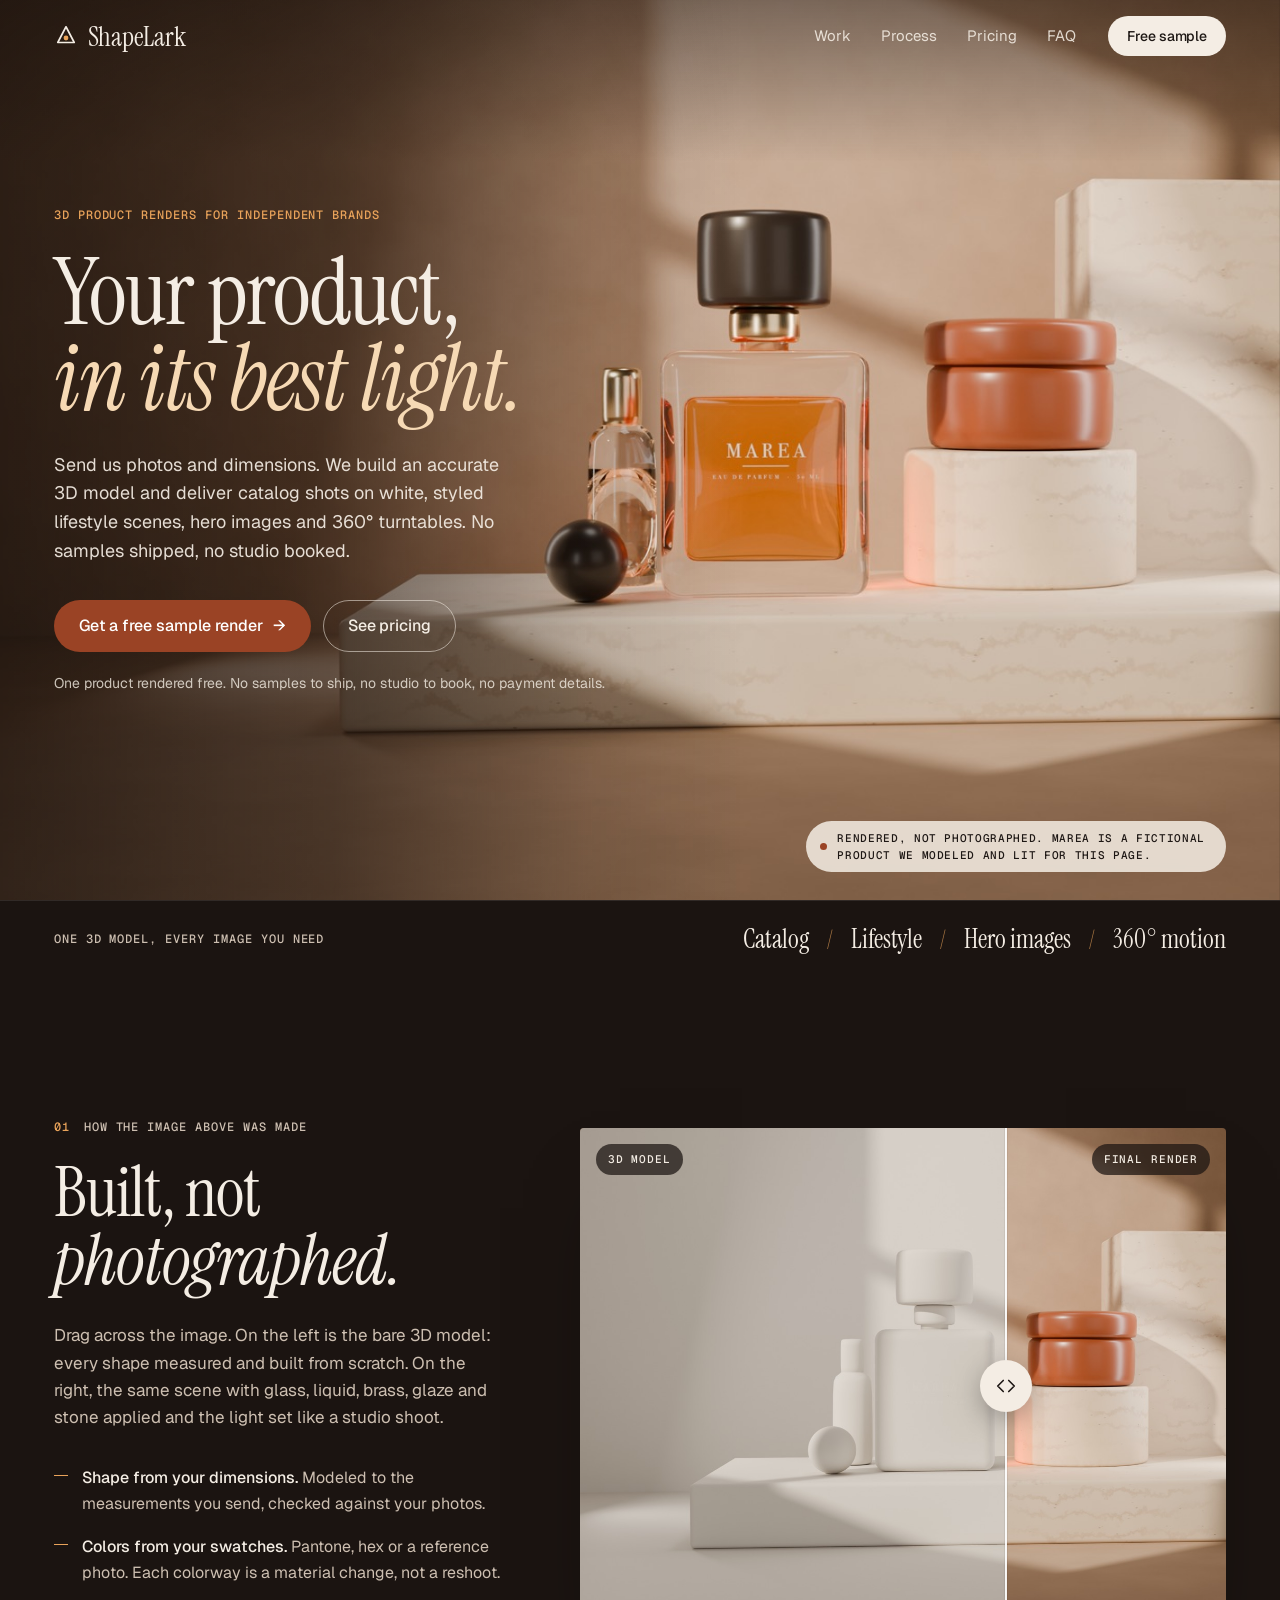
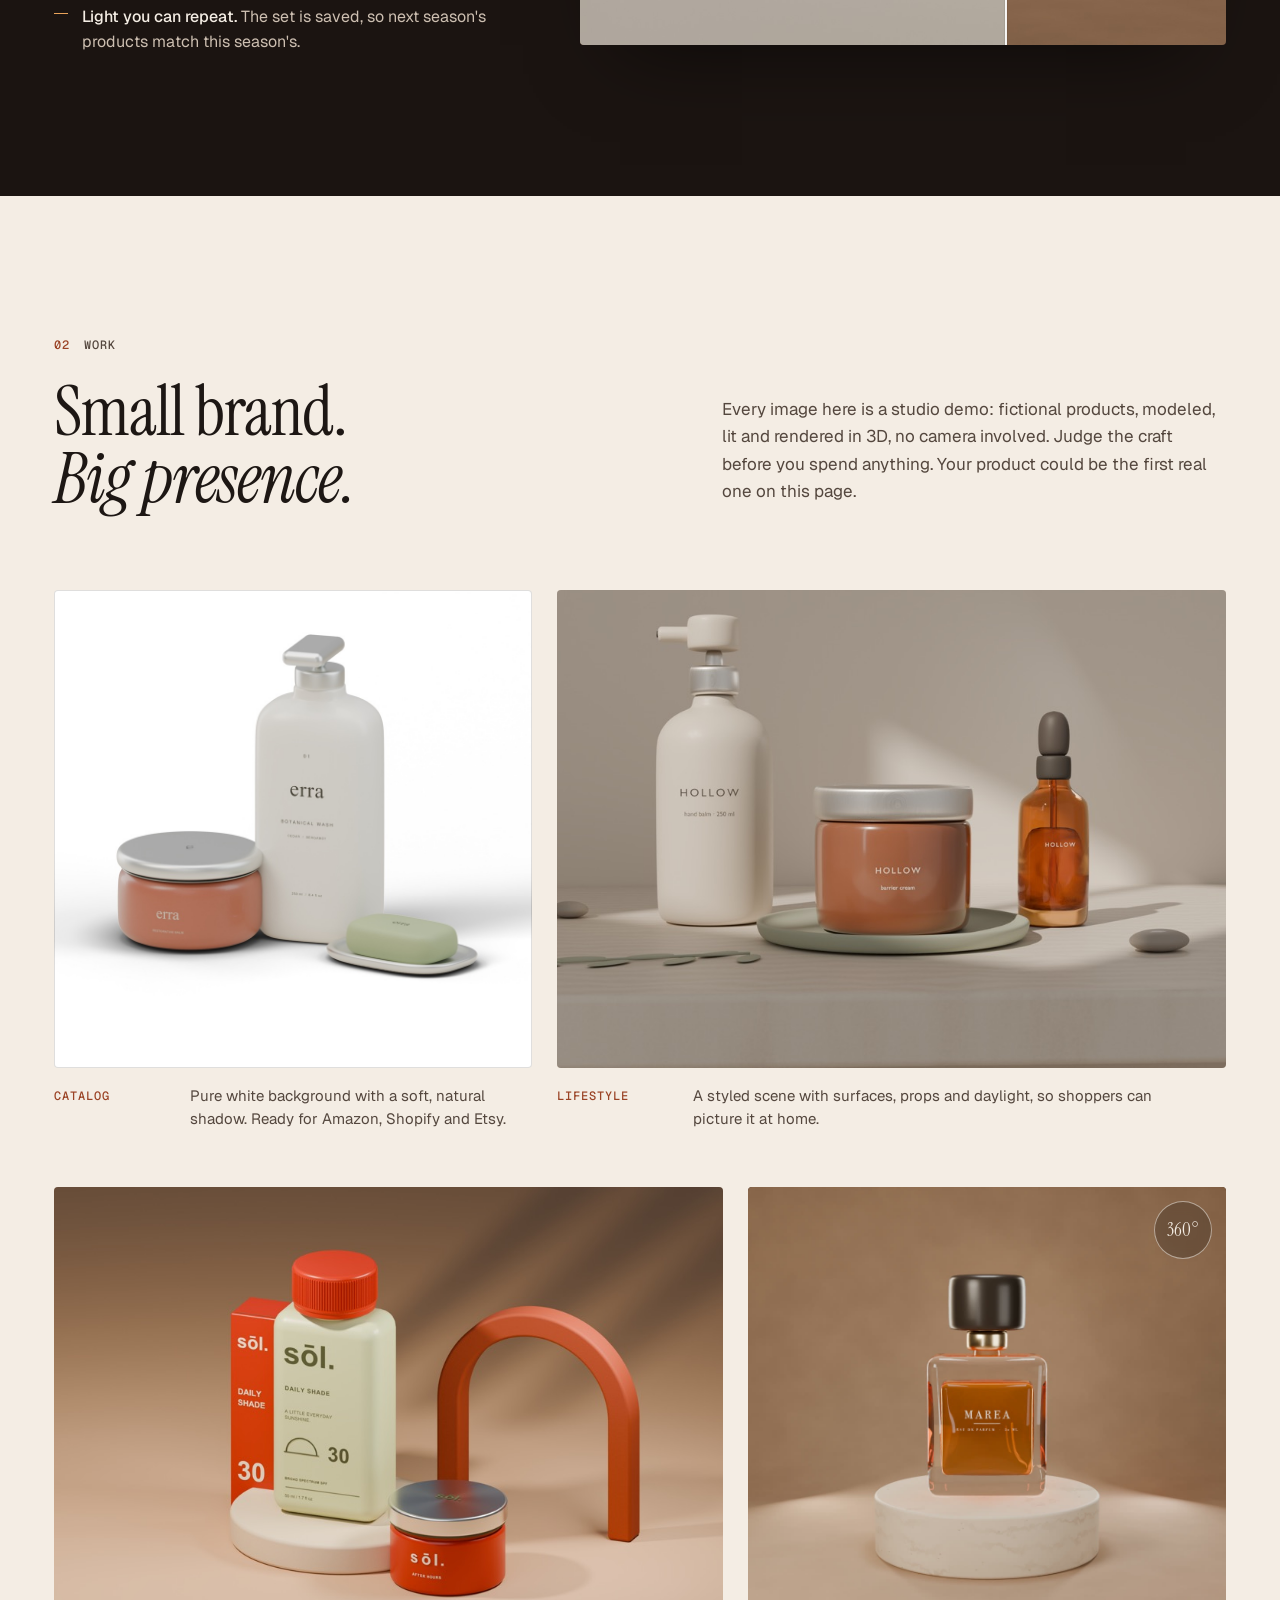
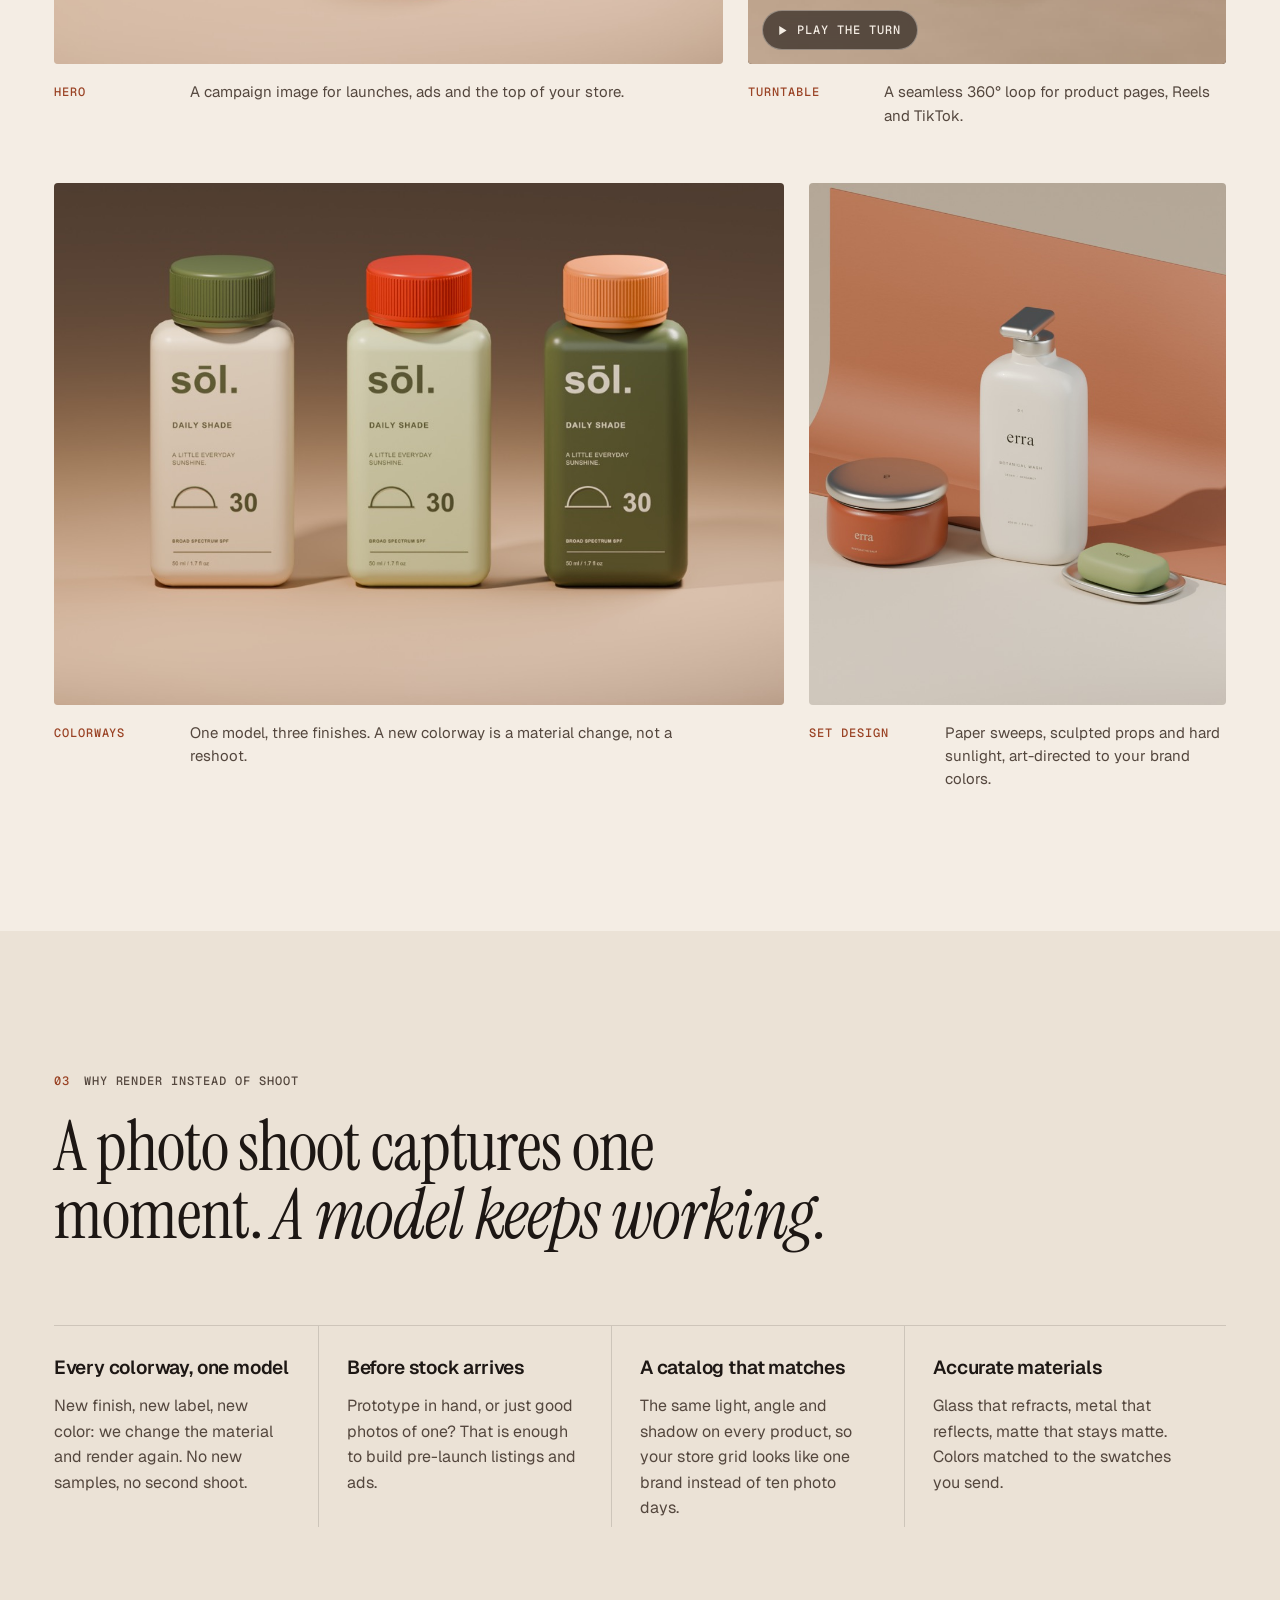
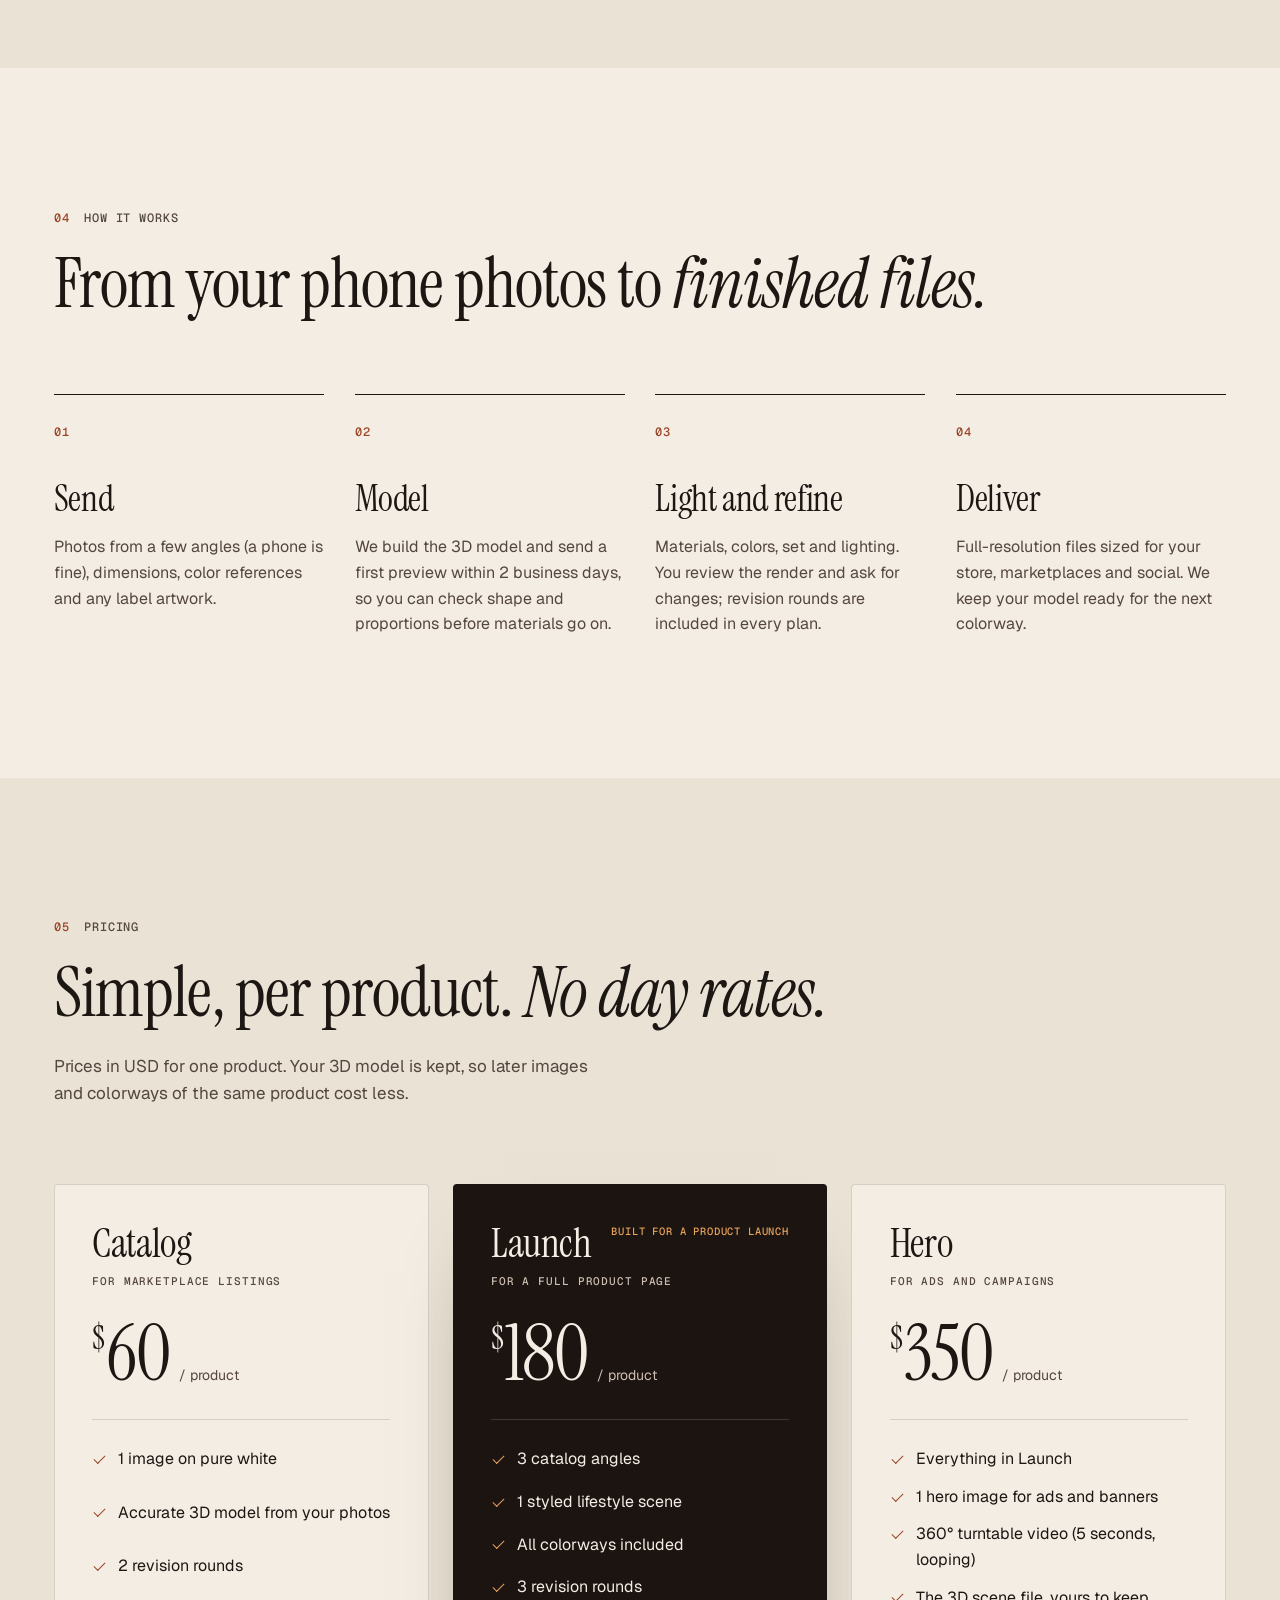
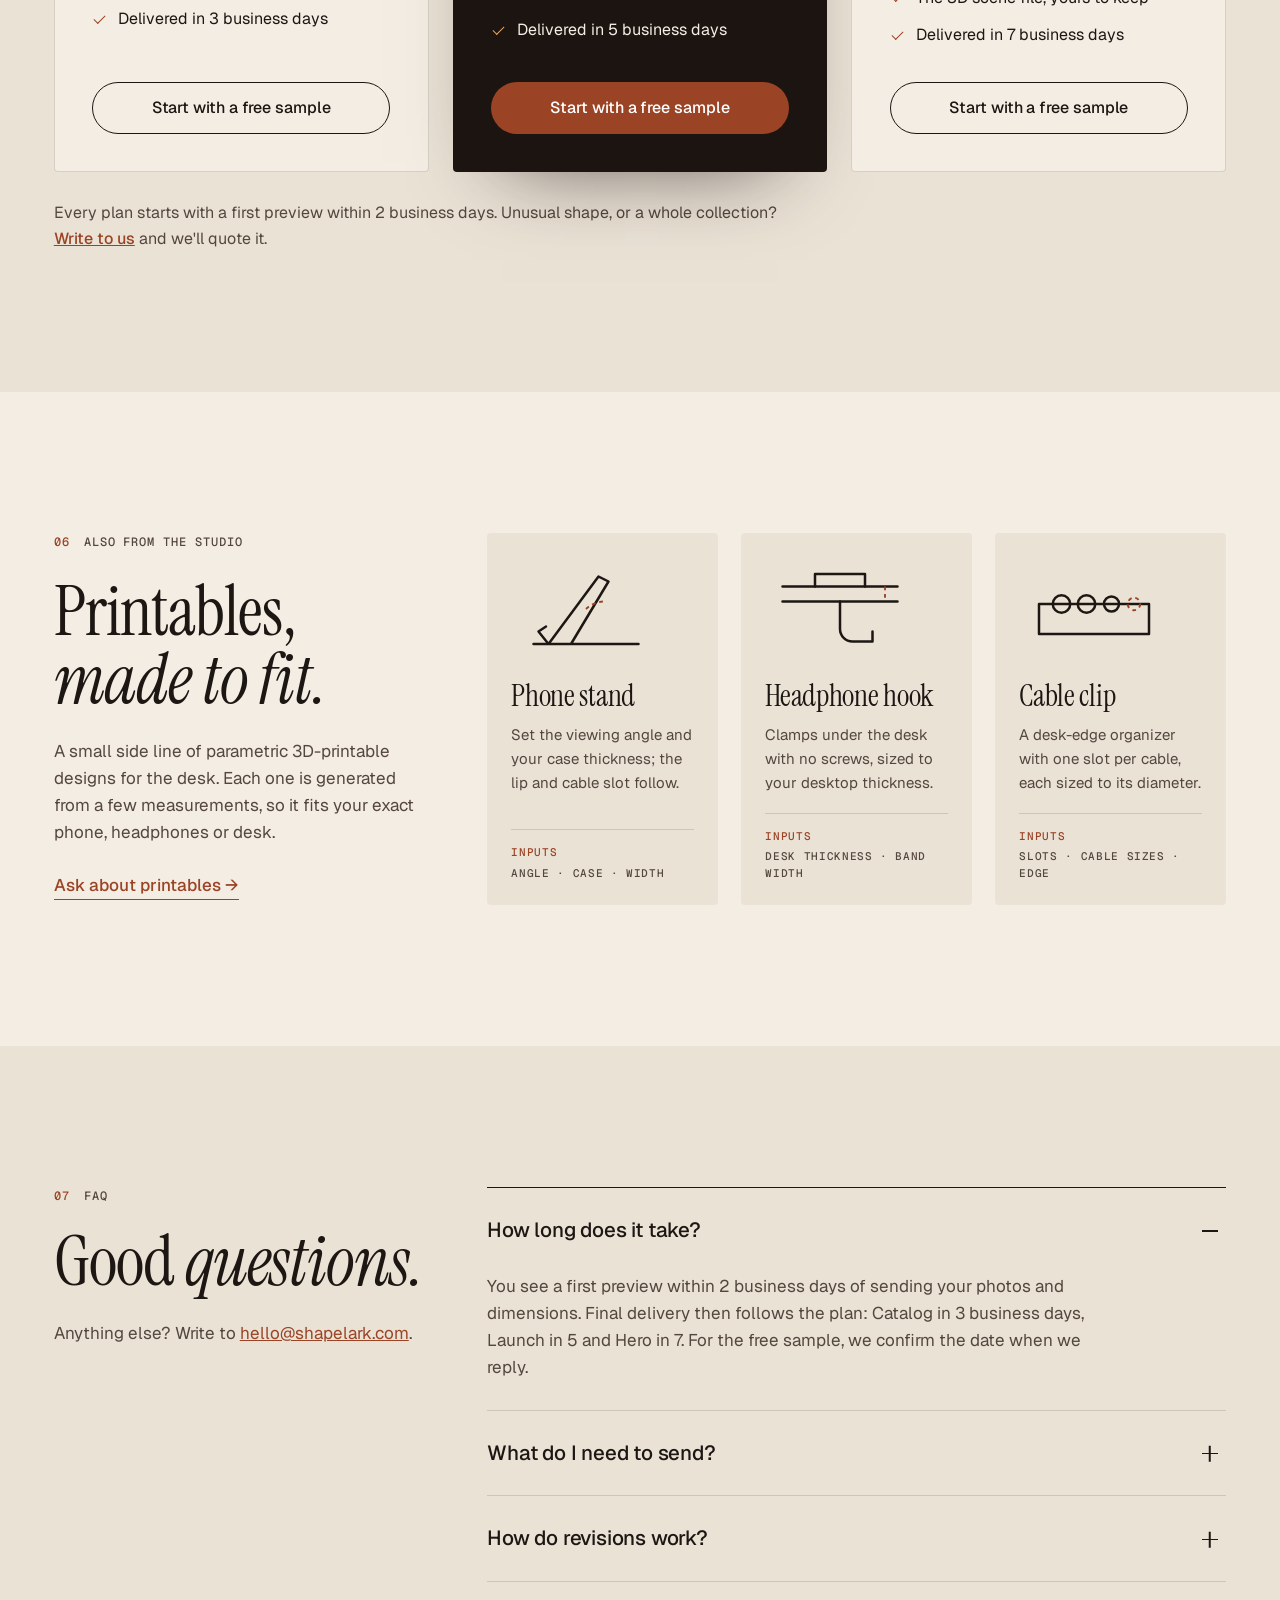
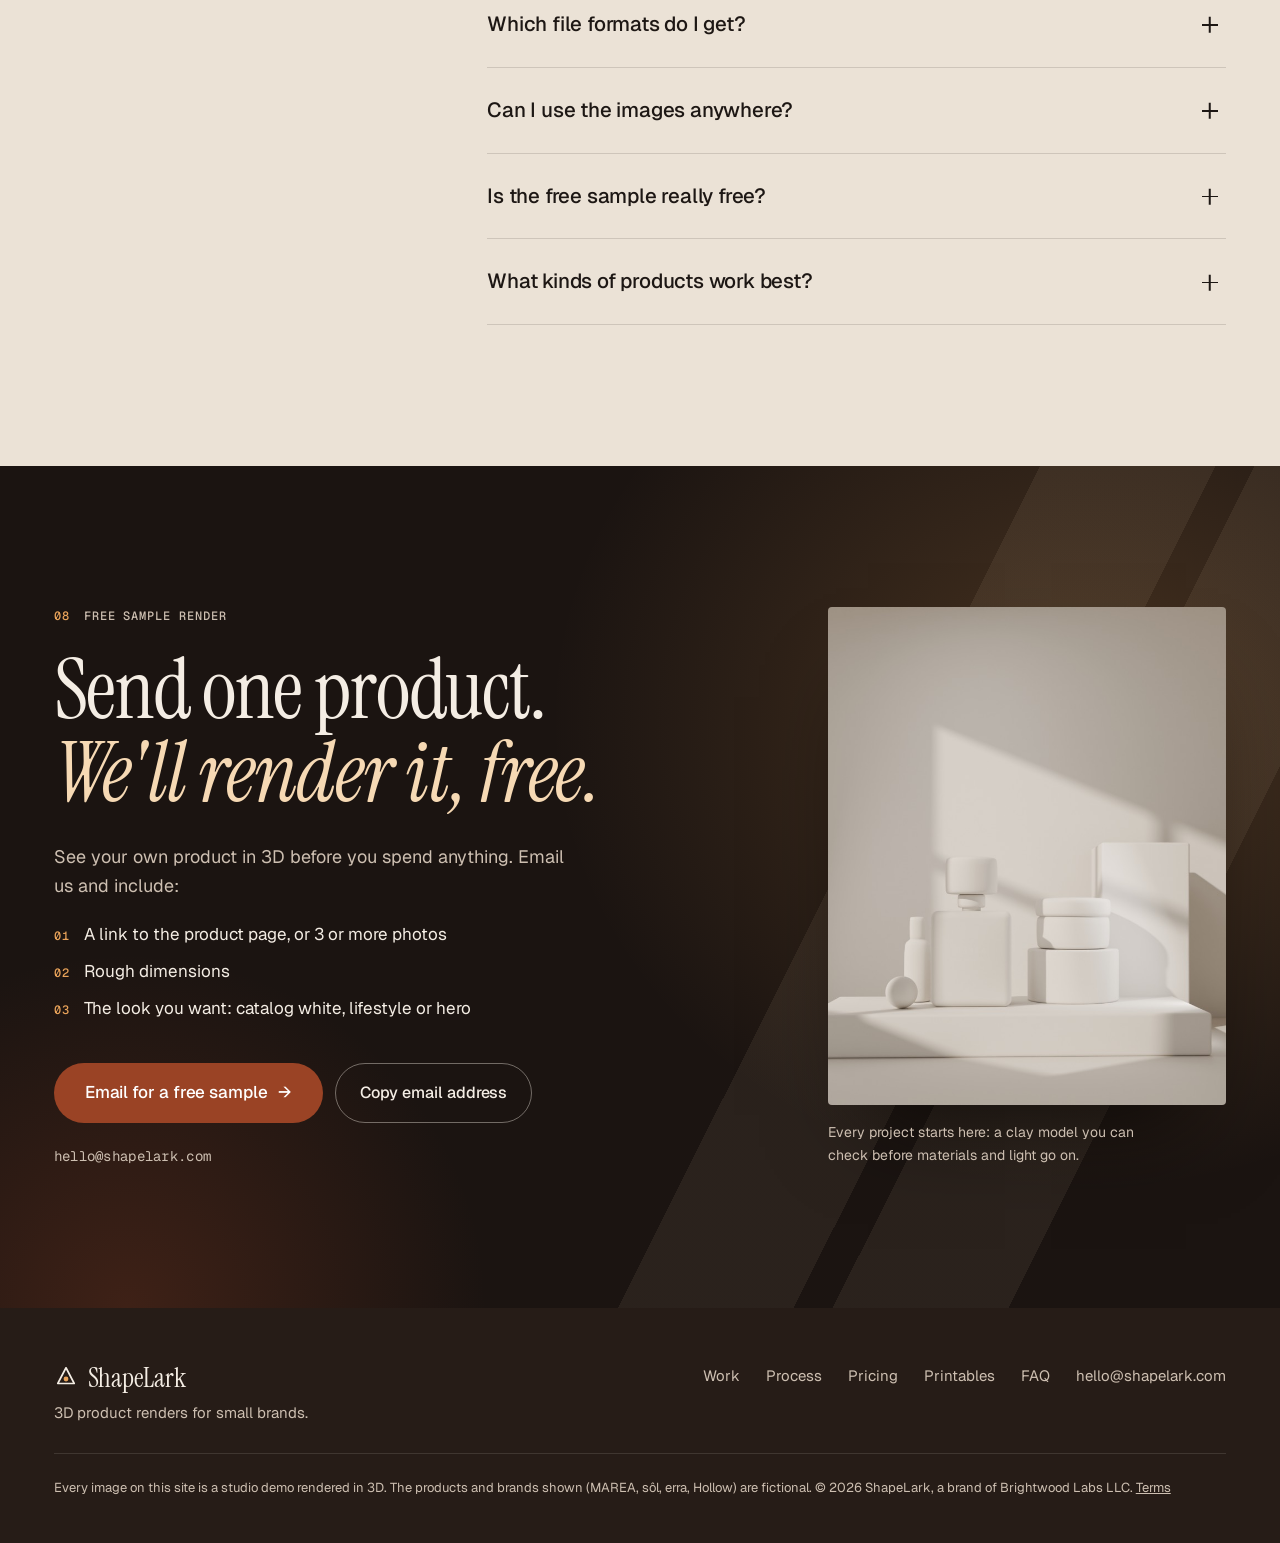
<file: index.html>
<!doctype html>
<html lang="en">
<head>
<meta charset="utf-8">
<meta name="viewport" content="width=device-width, initial-scale=1, viewport-fit=cover">
<title>ShapeLark | 3D product renders for small brands</title>
<meta name="description" content="Catalog shots on white, lifestyle scenes, hero images and 360° turntables, rendered in 3D from your product photos. No samples shipped, no studio booked. Get a free sample render of one product.">
<link rel="canonical" href="https://shapelark.com/">
<meta name="theme-color" content="#1b1411">
<meta name="color-scheme" content="light">

<meta property="og:type" content="website">
<meta property="og:site_name" content="ShapeLark">
<meta property="og:url" content="https://shapelark.com/">
<meta property="og:title" content="ShapeLark | Your product, in its best light">
<meta property="og:description" content="3D product renders for Shopify, Etsy and Amazon brands. Catalog on white, lifestyle scenes, hero images and 360° turntables, without a photo shoot. Your first render is free.">
<meta property="og:image" content="https://shapelark.com/img/og.jpg">
<meta property="og:image:width" content="1200">
<meta property="og:image:height" content="630">
<meta property="og:image:alt" content="A 3D-rendered amber perfume bottle and terracotta jar on travertine in warm window light">
<meta name="twitter:card" content="summary_large_image">
<meta name="twitter:title" content="ShapeLark | Your product, in its best light">
<meta name="twitter:description" content="3D product renders for small brands. Your first render is free.">
<meta name="twitter:image" content="https://shapelark.com/img/og.jpg">

<link rel="icon" href="data:image/svg+xml,%3Csvg xmlns='http://www.w3.org/2000/svg' viewBox='0 0 64 64'%3E%3Crect width='64' height='64' rx='14' fill='%231b1411'/%3E%3Cpath d='M18 44 L32 16 L46 44 Z' fill='none' stroke='%23e9a35a' stroke-width='4' stroke-linejoin='round'/%3E%3Ccircle cx='32' cy='36' r='4.5' fill='%23f3ece3'/%3E%3C/svg%3E">

<link rel="preconnect" href="https://fonts.googleapis.com">
<link rel="preconnect" href="https://fonts.gstatic.com" crossorigin>
<link rel="stylesheet" href="https://fonts.googleapis.com/css2?family=Geist:wght@400;500;600&family=Geist+Mono:wght@400;500&family=Instrument+Serif:ital@0;1&display=swap">

<link rel="preload" as="image" href="img/hero-1600.jpg" imagesrcset="img/hero-1600.jpg 1600w, img/hero-2400.jpg 2400w" imagesizes="100vw" media="(min-width: 761px)">
<link rel="preload" as="image" href="img/hero-portrait-720.jpg" imagesrcset="img/hero-portrait-720.jpg 720w, img/hero-portrait-1080.jpg 1080w" imagesizes="100vw" media="(max-width: 760px)">
<link rel="stylesheet" href="styles.css">

<script type="application/ld+json">
{
  "@context": "https://schema.org",
  "@type": "ProfessionalService",
  "name": "ShapeLark",
  "url": "https://shapelark.com/",
  "email": "hello@shapelark.com",
  "image": "https://shapelark.com/img/og.jpg",
  "description": "3D product renders for small e-commerce brands: catalog images on white, lifestyle scenes, hero images and 360° turntable videos, made from product photos and dimensions.",
  "makesOffer": [
    {"@type": "Offer", "name": "Catalog", "price": "60", "priceCurrency": "USD", "description": "1 white-background image, 2 revisions, 3-day delivery, per product"},
    {"@type": "Offer", "name": "Launch", "price": "180", "priceCurrency": "USD", "description": "3 angles and 1 lifestyle scene, all colorways, 3 revisions, 5-day delivery, per product"},
    {"@type": "Offer", "name": "Hero", "price": "350", "priceCurrency": "USD", "description": "Launch plus a hero image, a 5-second turntable video and the 3D scene file, 7-day delivery, per product"}
  ]
}
</script>
</head>
<body>
<a class="skip" href="#main">Skip to content</a>

<header class="site-header" data-header>
  <div class="bar">
    <a class="brand" href="#top" aria-label="ShapeLark, back to top">
      <svg class="brand-mark" viewBox="0 0 32 32" aria-hidden="true"><path d="M5 26 L16 5 L27 26 Z" fill="none" stroke="currentColor" stroke-width="2.2" stroke-linejoin="round"/><circle cx="16" cy="20" r="3.2" fill="var(--amber)"/></svg>
      <span>ShapeLark</span>
    </a>
    <nav class="nav" aria-label="Main">
      <a href="#work">Work</a>
      <a href="#process">Process</a>
      <a href="#pricing">Pricing</a>
      <a href="#faq">FAQ</a>
    </nav>
    <a class="btn btn-small" href="#sample">Free sample</a>
  </div>
</header>

<main id="main">

  <!-- HERO -->
  <section class="hero" id="top" aria-labelledby="hero-title">
    <figure class="hero-media">
      <picture>
        <source media="(max-width: 760px)" srcset="img/hero-portrait-720.jpg 720w, img/hero-portrait-1080.jpg 1080w" sizes="100vw" width="1080" height="1350">
        <img src="img/hero-1600.jpg" srcset="img/hero-1600.jpg 1600w, img/hero-2400.jpg 2400w" sizes="100vw" width="2400" height="1500"
             alt="An amber perfume bottle with a dark cap, a small glass vial and a terracotta jar on honed travertine, with warm afternoon window light falling across a plaster wall."
             fetchpriority="high" decoding="async">
      </picture>
      <figcaption class="hero-caption"><span class="dot" aria-hidden="true"></span>Rendered, not photographed. MAREA is a fictional product we modeled and lit for this page.</figcaption>
    </figure>
    <div class="hero-copy">
      <div class="hero-head">
        <p class="eyebrow">3D product renders for independent brands</p>
        <h1 id="hero-title">Your product,<br><em>in its best light.</em></h1>
      </div>
      <p class="lede">Send us photos and dimensions. We build an accurate 3D model and deliver catalog shots on white, styled lifestyle scenes, hero images and 360° turntables. No samples shipped, no studio booked.</p>
      <div class="cta-row">
        <a class="btn btn-primary" href="#sample">Get a free sample render <span aria-hidden="true" class="arrow">→</span></a>
        <a class="btn btn-ghost" href="#pricing">See pricing</a>
      </div>
      <p class="fine">One product rendered free. No samples to ship, no studio to book, no payment details.</p>
    </div>
  </section>

  <div class="strip" aria-label="What ShapeLark makes">
    <div class="wrap strip-inner">
      <p class="strip-label">One 3D model, every image you need</p>
      <ul class="strip-list" role="list">
        <li><a href="#w-catalog">Catalog</a></li>
        <li><a href="#w-lifestyle">Lifestyle</a></li>
        <li><a href="#w-hero">Hero images</a></li>
        <li><a href="#w-turntable">360° motion</a></li>
      </ul>
    </div>
  </div>

  <!-- MODEL VS RENDER -->
  <section class="section dark" id="craft" aria-labelledby="craft-title">
    <div class="wrap craft">
      <div class="craft-copy reveal">
        <p class="kicker"><span>01</span> How the image above was made</p>
        <h2 id="craft-title">Built, not<br><em>photographed.</em></h2>
        <p>Drag across the image. On the left is the bare 3D model: every shape measured and built from scratch. On the right, the same scene with glass, liquid, brass, glaze and stone applied and the light set like a studio shoot.</p>
        <ul class="ticks">
          <li><b>Shape from your dimensions.</b> Modeled to the measurements you send, checked against your photos.</li>
          <li><b>Colors from your swatches.</b> Pantone, hex or a reference photo. Each colorway is a material change, not a reshoot.</li>
          <li><b>Light you can repeat.</b> The set is saved, so next season's products match this season's.</li>
        </ul>
      </div>
      <div class="compare reveal" data-compare style="--pos: 66%">
        <picture class="layer layer-final">
          <source media="(max-width: 760px)" srcset="img/hero-portrait-720.jpg 720w, img/hero-portrait-1080.jpg 1080w" sizes="100vw">
          <img src="img/hero-1600.jpg" srcset="img/hero-1600.jpg 1600w, img/hero-2400.jpg 2400w" sizes="(min-width: 1100px) 60vw, 100vw" width="2400" height="1500" loading="lazy" decoding="async"
               alt="Final render: the perfume bottle, vial and jar with full materials and warm light.">
        </picture>
        <picture class="layer layer-clay" aria-hidden="true">
          <source media="(max-width: 760px)" srcset="img/hero-portrait-clay-720.jpg 720w, img/hero-portrait-clay-1080.jpg 1080w" sizes="100vw">
          <img src="img/hero-clay-1600.jpg" srcset="img/hero-clay-1600.jpg 1600w, img/hero-clay-2400.jpg 2400w" sizes="(min-width: 1100px) 60vw, 100vw" width="2400" height="1500" loading="lazy" decoding="async" alt="">
        </picture>
        <span class="tag tag-l">3D model</span>
        <span class="tag tag-r">Final render</span>
        <span class="handle" aria-hidden="true"><span class="knob"><svg viewBox="0 0 24 24"><path d="M9 6l-6 6 6 6M15 6l6 6-6 6" fill="none" stroke="currentColor" stroke-width="1.8" stroke-linecap="round" stroke-linejoin="round"/></svg></span></span>
        <label class="sr-only" for="compare-range">Reveal the bare 3D model or the final render</label>
        <input id="compare-range" class="compare-range" type="range" min="0" max="100" value="50" step="1">
      </div>
    </div>
  </section>

  <!-- WORK -->
  <section class="section" id="work" aria-labelledby="work-title">
    <div class="wrap">
      <div class="section-head section-head-split reveal">
        <div>
          <p class="kicker"><span>02</span> Work</p>
          <h2 id="work-title">Small brand. <em>Big presence.</em></h2>
        </div>
        <p class="section-note">Every image here is a studio demo: fictional products, modeled, lit and rendered in 3D, no camera involved. Judge the craft before you spend anything. Your product could be the first real one on this page.</p>
      </div>

      <div class="bento">
        <div class="bento-row row-a">
          <figure class="work" id="w-catalog">
            <div class="frame frame-white ar-square"><img src="img/catalog-erra-1000.jpg" srcset="img/catalog-erra-1000.jpg 1000w, img/catalog-erra-1600.jpg 1600w" sizes="(min-width: 761px) 42vw, 100vw" width="1600" height="1600" loading="lazy" decoding="async" alt="Catalog shot on pure white: a white erra botanical wash pump bottle, a terracotta balm jar with an aluminium lid and a sage soap bar on a metal dish, with soft contact shadows."></div>
            <figcaption><span class="w-label">Catalog</span><span class="w-text">Pure white background with a soft, natural shadow. Ready for Amazon, Shopify and Etsy.</span></figcaption>
          </figure>
          <figure class="work" id="w-lifestyle">
            <div class="frame fill">
              <picture>
                <source media="(max-width: 760px)" srcset="img/hollow-skincare-mobile-720.jpg">
                <img src="img/hollow-skincare-1000.jpg" srcset="img/hollow-skincare-1000.jpg 1000w, img/hollow-skincare-1600.jpg 1600w" sizes="(min-width: 761px) 58vw, 100vw" width="1600" height="1000" loading="lazy" decoding="async" alt="Lifestyle scene: a cream Hollow hand balm pump, a terracotta barrier cream jar on a sage dish and an amber dropper bottle on a stone shelf in soft window light.">
              </picture>
            </div>
            <figcaption><span class="w-label">Lifestyle</span><span class="w-text">A styled scene with surfaces, props and daylight, so shoppers can picture it at home.</span></figcaption>
          </figure>
        </div>
        <div class="bento-row row-b">
          <figure class="work" id="w-hero">
            <div class="frame fill">
              <picture>
                <source media="(max-width: 760px)" srcset="img/sol-sunscreen-portrait-720.jpg">
                <img src="img/sol-sunscreen-1000.jpg" srcset="img/sol-sunscreen-1000.jpg 1000w, img/sol-sunscreen-1600.jpg 1600w" sizes="(min-width: 761px) 58vw, 100vw" width="1600" height="1000" loading="lazy" decoding="async" alt="Hero image: a sôl Daily Shade SPF 30 sunscreen bottle with a vermilion cap, its carton and an After Hours balm jar, framed by a terracotta arch on an apricot set.">
              </picture>
            </div>
            <figcaption><span class="w-label">Hero</span><span class="w-text">A campaign image for launches, ads and the top of your store.</span></figcaption>
          </figure>
          <figure class="work" id="w-turntable">
            <div class="frame frame-video ar-square">
              <video data-autoplay muted loop playsinline preload="none" poster="img/turntable-marea.jpg?v=2" width="1080" height="1080" aria-label="Five-second 360-degree turntable of the MAREA perfume bottle rotating on a travertine pedestal.">
                <source src="media/turntable-marea.mp4?v=2" type="video/mp4">
              </video>
              <span class="badge-360" aria-hidden="true">360°</span>
              <button class="video-toggle" type="button" data-video-toggle aria-pressed="false"><svg class="vt-icon vt-play" viewBox="0 0 16 16" aria-hidden="true"><path d="M4 2.5v11l9-5.5z" fill="currentColor"/></svg><svg class="vt-icon vt-pause" viewBox="0 0 16 16" aria-hidden="true"><path d="M4 2.5h3v11H4zM9 2.5h3v11H9z" fill="currentColor"/></svg><span class="vt-text vt-play">Play the turn</span><span class="vt-text vt-pause">Pause</span></button>
            </div>
            <figcaption><span class="w-label">Turntable</span><span class="w-text">A seamless 360° loop for product pages, Reels and TikTok.</span></figcaption>
          </figure>
        </div>
        <div class="bento-row row-c">
          <figure class="work" id="w-colorways">
            <div class="frame fill">
              <img src="img/colorways-1000.jpg" srcset="img/colorways-1000.jpg 1000w, img/colorways-1600.jpg 1600w" sizes="(min-width: 761px) 58vw, 100vw" width="1600" height="1200" loading="lazy" decoding="async" alt="Colorways: three sôl sunscreen bottles side by side, in sand with an olive cap, sage with a vermilion cap and deep olive with an orange cap.">
            </div>
            <figcaption><span class="w-label">Colorways</span><span class="w-text">One model, three finishes. A new colorway is a material change, not a reshoot.</span></figcaption>
          </figure>
          <figure class="work" id="w-scene">
            <div class="frame ar-portrait"><img src="img/erra-bath-portrait-720.jpg" width="900" height="1125" loading="lazy" decoding="async" alt="Art-directed set: an erra botanical wash bottle, balm jar and soap on a curved terracotta paper sweep with a hard sunlit shadow."></div>
            <figcaption><span class="w-label">Set design</span><span class="w-text">Paper sweeps, sculpted props and hard sunlight, art-directed to your brand colors.</span></figcaption>
          </figure>
        </div>
      </div>
    </div>
  </section>

  <!-- WHY 3D -->
  <section class="section paper-2" id="why" aria-labelledby="why-title">
    <div class="wrap">
      <div class="section-head reveal">
        <p class="kicker"><span>03</span> Why render instead of shoot</p>
        <h2 id="why-title">A photo shoot captures one moment. <em>A model keeps working.</em></h2>
      </div>
      <div class="why-grid">
        <article class="why reveal">
          <h3>Every colorway, one model</h3>
          <p>New finish, new label, new color: we change the material and render again. No new samples, no second shoot.</p>
        </article>
        <article class="why reveal">
          <h3>Before stock arrives</h3>
          <p>Prototype in hand, or just good photos of one? That is enough to build pre-launch listings and ads.</p>
        </article>
        <article class="why reveal">
          <h3>A catalog that matches</h3>
          <p>The same light, angle and shadow on every product, so your store grid looks like one brand instead of ten photo days.</p>
        </article>
        <article class="why reveal">
          <h3>Accurate materials</h3>
          <p>Glass that refracts, metal that reflects, matte that stays matte. Colors matched to the swatches you send.</p>
        </article>
      </div>
    </div>
  </section>

  <!-- PROCESS -->
  <section class="section" id="process" aria-labelledby="process-title">
    <div class="wrap">
      <div class="section-head reveal">
        <p class="kicker"><span>04</span> How it works</p>
        <h2 id="process-title">From your phone photos to <em>finished files.</em></h2>
      </div>
      <ol class="steps">
        <li class="step reveal">
          <span class="step-n">01</span>
          <h3>Send</h3>
          <p>Photos from a few angles (a phone is fine), dimensions, color references and any label artwork.</p>
        </li>
        <li class="step reveal">
          <span class="step-n">02</span>
          <h3>Model</h3>
          <p>We build the 3D model and send a first preview within 2 business days, so you can check shape and proportions before materials go on.</p>
        </li>
        <li class="step reveal">
          <span class="step-n">03</span>
          <h3>Light and refine</h3>
          <p>Materials, colors, set and lighting. You review the render and ask for changes; revision rounds are included in every plan.</p>
        </li>
        <li class="step reveal">
          <span class="step-n">04</span>
          <h3>Deliver</h3>
          <p>Full-resolution files sized for your store, marketplaces and social. We keep your model ready for the next colorway.</p>
        </li>
      </ol>
    </div>
  </section>

  <!-- PRICING -->
  <section class="section paper-2" id="pricing" aria-labelledby="pricing-title">
    <div class="wrap">
      <div class="section-head reveal">
        <p class="kicker"><span>05</span> Pricing</p>
        <h2 id="pricing-title">Simple, per product. <em>No day rates.</em></h2>
        <p class="section-note">Prices in USD for one product. Your 3D model is kept, so later images and colorways of the same product cost less.</p>
      </div>
      <div class="plans">
        <article class="plan reveal" aria-labelledby="plan-catalog">
          <header>
            <h3 id="plan-catalog">Catalog</h3>
            <p class="plan-for">For marketplace listings</p>
            <p class="price"><span class="cur">$</span>60<span class="per">/ product</span></p>
          </header>
          <ul>
            <li>1 image on pure white</li>
            <li>Accurate 3D model from your photos</li>
            <li>2 revision rounds</li>
            <li>Delivered in 3 business days</li>
          </ul>
          <a class="btn btn-line" href="#sample">Start with a free sample</a>
        </article>
        <article class="plan plan-featured reveal" aria-labelledby="plan-launch">
          <p class="plan-badge">Built for a product launch</p>
          <header>
            <h3 id="plan-launch">Launch</h3>
            <p class="plan-for">For a full product page</p>
            <p class="price"><span class="cur">$</span>180<span class="per">/ product</span></p>
          </header>
          <ul>
            <li>3 catalog angles</li>
            <li>1 styled lifestyle scene</li>
            <li>All colorways included</li>
            <li>3 revision rounds</li>
            <li>Delivered in 5 business days</li>
          </ul>
          <a class="btn btn-primary" href="#sample">Start with a free sample</a>
        </article>
        <article class="plan reveal" aria-labelledby="plan-hero">
          <header>
            <h3 id="plan-hero">Hero</h3>
            <p class="plan-for">For ads and campaigns</p>
            <p class="price"><span class="cur">$</span>350<span class="per">/ product</span></p>
          </header>
          <ul>
            <li>Everything in Launch</li>
            <li>1 hero image for ads and banners</li>
            <li>360° turntable video (5 seconds, looping)</li>
            <li>The 3D scene file, yours to keep</li>
            <li>Delivered in 7 business days</li>
          </ul>
          <a class="btn btn-line" href="#sample">Start with a free sample</a>
        </article>
      </div>
      <p class="plans-note reveal">Every plan starts with a first preview within 2 business days. Unusual shape, or a whole collection? <a href="mailto:hello@shapelark.com?subject=Collection%20quote">Write to us</a> and we'll quote it.</p>
    </div>
  </section>

  <!-- PRINTABLES -->
  <section class="section" id="printables" aria-labelledby="printables-title">
    <div class="wrap printables">
      <div class="printables-copy reveal">
        <p class="kicker"><span>06</span> Also from the studio</p>
        <h2 id="printables-title">Printables, <em>made to fit.</em></h2>
        <p>A small side line of parametric 3D-printable designs for the desk. Each one is generated from a few measurements, so it fits your exact phone, headphones or desk.</p>
        <a class="link" href="mailto:hello@shapelark.com?subject=Printables">Ask about printables <span aria-hidden="true">→</span></a>
      </div>
      <ul class="print-list" role="list">
        <li class="print reveal">
          <svg viewBox="0 0 120 80" aria-hidden="true"><path d="M18 68 H102 M30 68 L70 14 L78 18 L48 68 M30 68 L22 58 L28 54" fill="none" stroke="currentColor" stroke-width="2" stroke-linejoin="round" stroke-linecap="round"/><path d="M60 40 a22 22 0 0 1 16 -6" fill="none" stroke="var(--terra)" stroke-width="1.5" stroke-dasharray="3 3"/></svg>
          <h3>Phone stand</h3>
          <p>Set the viewing angle and your case thickness; the lip and cable slot follow.</p>
          <dl><dt>Inputs</dt><dd>angle · case · width</dd></dl>
        </li>
        <li class="print reveal">
          <svg viewBox="0 0 120 80" aria-hidden="true"><path d="M14 22 H106 M14 34 H106" fill="none" stroke="currentColor" stroke-width="2" stroke-linecap="round"/><path d="M40 22 V12 H80 V22 M60 34 V56 a10 10 0 0 0 10 10 H86 V58" fill="none" stroke="currentColor" stroke-width="2" stroke-linejoin="round" stroke-linecap="round"/><path d="M96 22 V34" stroke="var(--terra)" stroke-width="1.5" stroke-dasharray="3 3"/></svg>
          <h3>Headphone hook</h3>
          <p>Clamps under the desk with no screws, sized to your desktop thickness.</p>
          <dl><dt>Inputs</dt><dd>desk thickness · band width</dd></dl>
        </li>
        <li class="print reveal">
          <svg viewBox="0 0 120 80" aria-hidden="true"><path d="M16 60 H104 V36 H16 Z" fill="none" stroke="currentColor" stroke-width="2" stroke-linejoin="round"/><circle cx="34" cy="36" r="7" fill="none" stroke="currentColor" stroke-width="2"/><circle cx="54" cy="36" r="7" fill="none" stroke="currentColor" stroke-width="2"/><circle cx="74" cy="36" r="6" fill="none" stroke="currentColor" stroke-width="2"/><circle cx="92" cy="36" r="5" fill="none" stroke="var(--terra)" stroke-width="1.5" stroke-dasharray="3 3"/></svg>
          <h3>Cable clip</h3>
          <p>A desk-edge organizer with one slot per cable, each sized to its diameter.</p>
          <dl><dt>Inputs</dt><dd>slots · cable sizes · edge</dd></dl>
        </li>
      </ul>
    </div>
  </section>

  <!-- FAQ -->
  <section class="section paper-2" id="faq" aria-labelledby="faq-title">
    <div class="wrap faq">
      <div class="faq-head reveal">
        <p class="kicker"><span>07</span> FAQ</p>
        <h2 id="faq-title">Good <em>questions.</em></h2>
        <p>Anything else? Write to <a href="mailto:hello@shapelark.com">hello@shapelark.com</a>.</p>
      </div>
      <div class="faq-list">
        <details class="qa" open>
          <summary>How long does it take?</summary>
          <div class="qa-body"><p>You see a first preview within 2 business days of sending your photos and dimensions. Final delivery then follows the plan: Catalog in 3 business days, Launch in 5 and Hero in 7. For the free sample, we confirm the date when we reply.</p></div>
        </details>
        <details class="qa">
          <summary>What do I need to send?</summary>
          <div class="qa-body"><p>For the free sample, just a link to your product page or 2–3 clear phone photos, plus its rough size. Not sure what you have? Send what you can and we’ll ask for anything missing.</p><p>For a paid order, the more we have, the more exact the result:</p><ul><li>Photos from a few angles (front, back, side and top), taken in daylight.</li><li>Height, width and depth. A ruler or tape measure in one photo works too.</li><li>Your brand colors, if you have them, or a photo of the product next to a sheet of white paper.</li><li>Your logo and label artwork, if you have the files. If not, we’ll rebuild them from your photos.</li></ul></div>
        </details>
        <details class="qa">
          <summary>How do revisions work?</summary>
          <div class="qa-body"><p>A revision round is one set of changes, for example “make the cap a little darker and turn the label toward the camera”. Catalog includes 2 rounds; Launch and Hero include 3. You also see a plain gray preview of the shape before colors and materials go on, so any shape issues are caught early.</p></div>
        </details>
        <details class="qa">
          <summary>Which file formats do I get?</summary>
          <div class="qa-body"><p>Full-resolution PNG and JPEG images, sized for your store, Amazon, Etsy and social, with transparent PNGs on request. Turntables are delivered as MP4 video. The Hero plan also includes the 3D scene file (Blender format), so you have your own copy of the model, materials and lighting.</p></div>
        </details>
        <details class="qa">
          <summary>Can I use the images anywhere?</summary>
          <div class="qa-body"><p>Yes. You get full commercial usage rights to the delivered images and video, worldwide and with no expiry: your store, marketplaces, ads, social, packaging and print. We only show your product in our portfolio if you give us permission.</p></div>
        </details>
        <details class="qa">
          <summary>Is the free sample really free?</summary>
          <div class="qa-body"><p>Yes. We render one of your products as one preview-size image, at no cost and with no payment details. If you like it and go ahead, we keep building on the same model.</p></div>
        </details>
        <details class="qa">
          <summary>What kinds of products work best?</summary>
          <div class="qa-body"><p>Products with clear shapes and real materials: bottles, jars, cosmetics, drinkware, candles, small electronics, accessories and homeware. Soft goods such as clothing are harder; ask us first and we'll tell you honestly.</p></div>
        </details>
      </div>
    </div>
  </section>

  <!-- SAMPLE / CONTACT -->
  <section class="section sample" id="sample" aria-labelledby="sample-title">
    <div class="sample-bg" aria-hidden="true"></div>
    <div class="wrap sample-inner">
      <div class="sample-copy reveal">
        <p class="kicker"><span>08</span> Free sample render</p>
        <h2 id="sample-title">Send one product.<br><em>We'll render it, free.</em></h2>
        <p>See your own product in 3D before you spend anything. Email us and include:</p>
        <ol class="send-list">
          <li>A link to the product page, or 3 or more photos</li>
          <li>Rough dimensions</li>
          <li>The look you want: catalog white, lifestyle or hero</li>
        </ol>
        <div class="cta-row">
          <a class="btn btn-primary btn-large" href="mailto:hello@shapelark.com?subject=Free%20sample%20render&amp;body=Hi%20ShapeLark%2C%0A%0AProduct%20link%20or%20photos%3A%20%0ADimensions%3A%20%0ALook%20I'd%20like%20(catalog%20white%20%2F%20lifestyle%20%2F%20hero)%3A%20%0A%0AThanks!">Email for a free sample <span aria-hidden="true" class="arrow">→</span></a>
          <button class="btn btn-ghost-light copy" type="button" data-copy="hello@shapelark.com"><span data-copy-label>Copy email address</span></button>
        </div>
        <p class="email-plain">hello@shapelark.com</p>
        <p class="sr-only" role="status" aria-live="polite" data-copy-status></p>
      </div>
      <figure class="sample-art reveal">
        <img src="img/hero-portrait-clay-720.jpg" width="720" height="900" loading="lazy" decoding="async" alt="The bare clay 3D model of the perfume bottle, vial and jar in window light, before any materials are applied.">
        <figcaption>Every project starts here: a clay model you can check before materials and light go on.</figcaption>
      </figure>
    </div>
  </section>

</main>

<footer class="site-footer">
  <div class="wrap foot">
    <div class="foot-brand">
      <a class="brand" href="#top" aria-label="ShapeLark, back to top">
        <svg class="brand-mark" viewBox="0 0 32 32" aria-hidden="true"><path d="M5 26 L16 5 L27 26 Z" fill="none" stroke="currentColor" stroke-width="2.2" stroke-linejoin="round"/><circle cx="16" cy="20" r="3.2" fill="var(--amber)"/></svg>
        <span>ShapeLark</span>
      </a>
      <p>3D product renders for small brands.</p>
    </div>
    <nav class="foot-nav" aria-label="Footer">
      <a href="#work">Work</a>
      <a href="#process">Process</a>
      <a href="#pricing">Pricing</a>
      <a href="#printables">Printables</a>
      <a href="#faq">FAQ</a>
      <a href="mailto:hello@shapelark.com">hello@shapelark.com</a>
    </nav>
    <p class="foot-note">Every image on this site is a studio demo rendered in 3D. The products and brands shown (MAREA, sôl, erra, Hollow) are fictional. &copy; 2026 ShapeLark, a brand of Brightwood Labs LLC. <a href="terms.html">Terms</a></p>
  </div>
</footer>

<script src="main.js" defer></script>
</body>
</html>
</file>
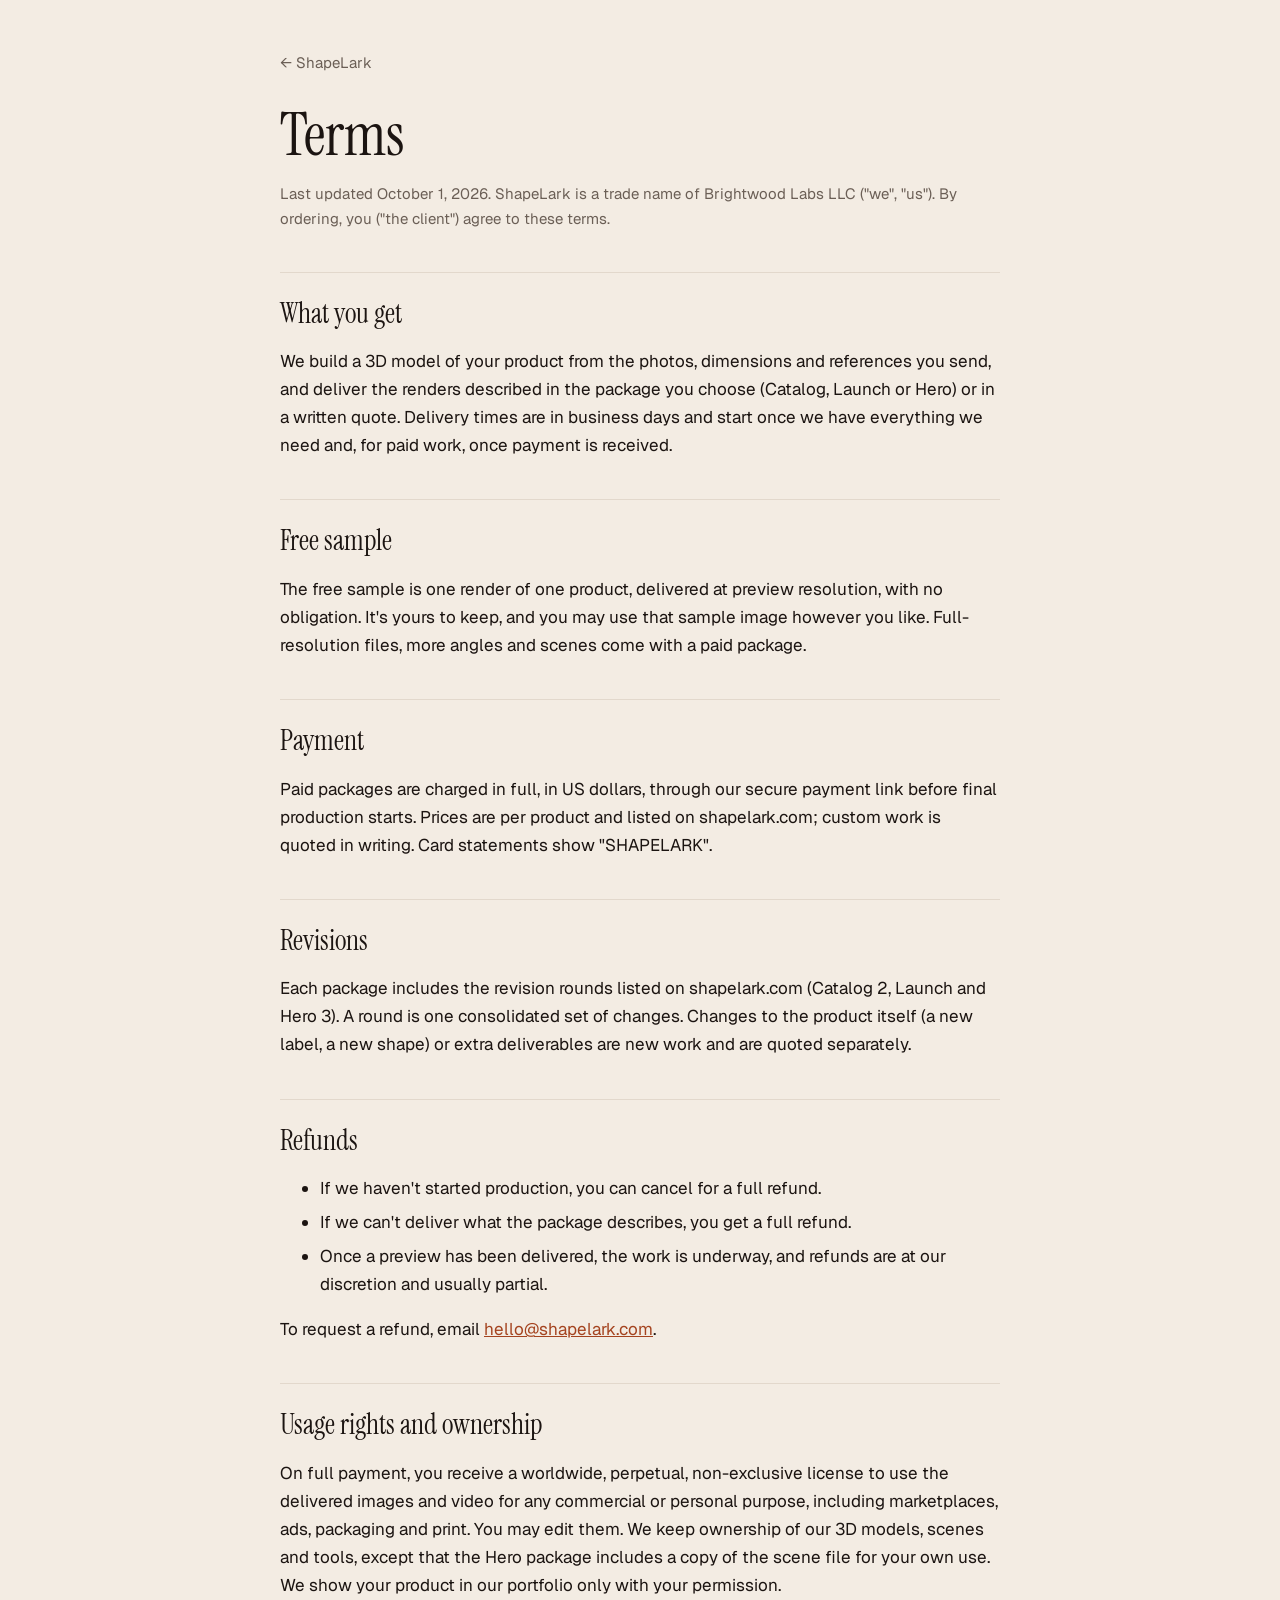
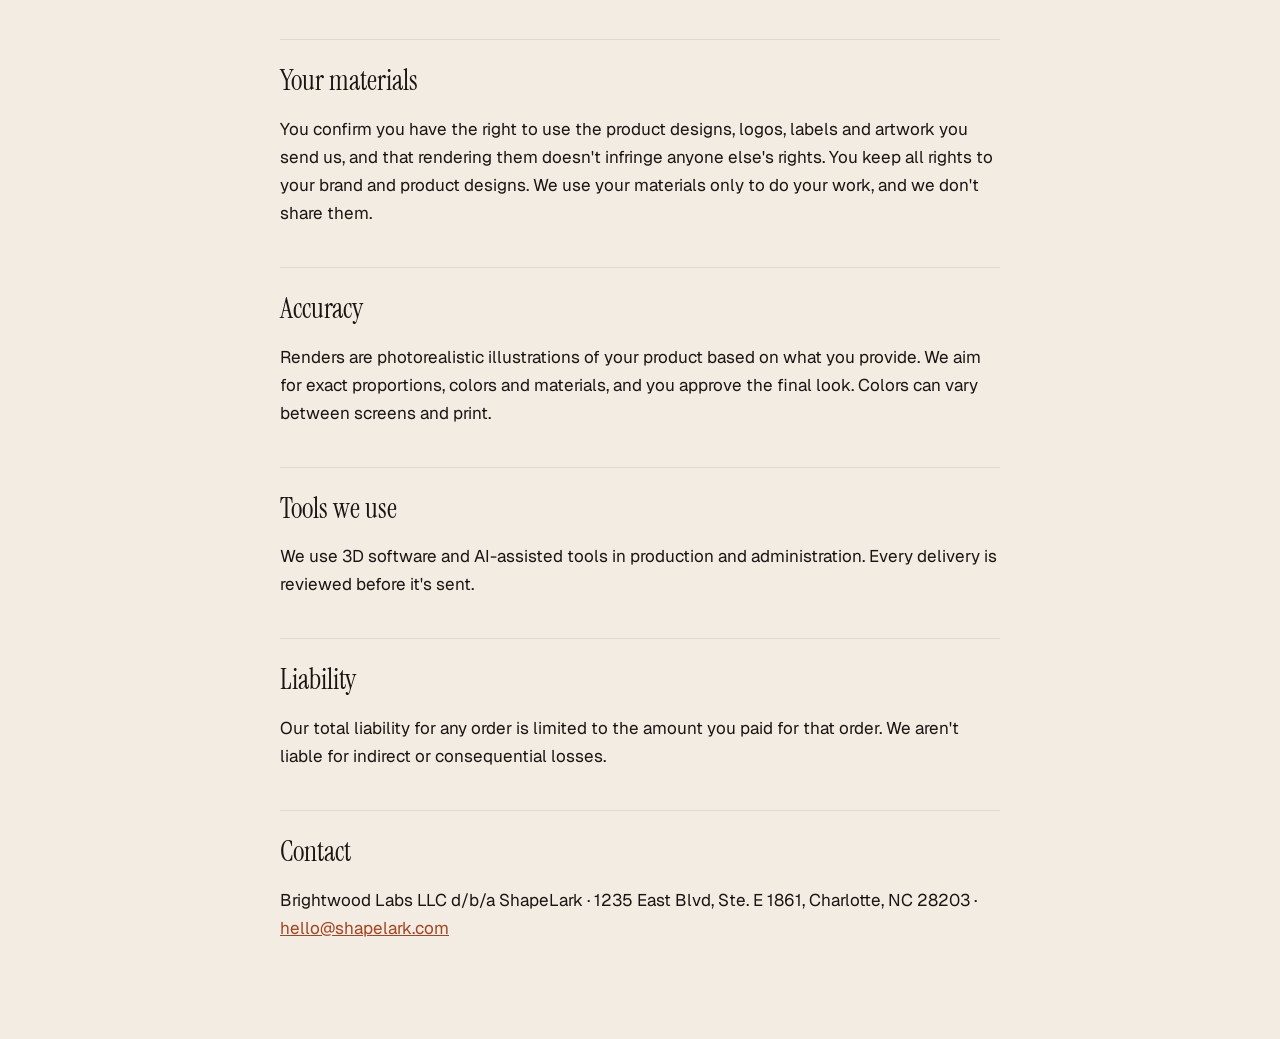
<file: terms.html>
<!doctype html>
<html lang="en">
<head>
<meta charset="utf-8">
<meta name="viewport" content="width=device-width, initial-scale=1">
<title>Terms | ShapeLark</title>
<meta name="description" content="Service terms for ShapeLark 3D product renders: what's included, payment, revisions, refunds and usage rights.">
<link rel="canonical" href="https://shapelark.com/terms.html">
<link rel="preconnect" href="https://fonts.googleapis.com">
<link rel="preconnect" href="https://fonts.gstatic.com" crossorigin>
<link rel="stylesheet" href="https://fonts.googleapis.com/css2?family=Geist:wght@400;500;600&family=Instrument+Serif:ital@0;1&display=swap">
<style>
  :root { --ink: #1b1411; --muted: #6b5f56; --bg: #f3ece3; --line: #e2d8cc; --accent: #a4431f; }
  body { margin: 0; background: var(--bg); color: var(--ink); font: 17px/1.65 Geist, -apple-system, sans-serif; }
  main { max-width: 720px; margin: 0 auto; padding: 48px 22px 80px; }
  a { color: var(--accent); }
  .back { font-size: 15px; text-decoration: none; color: var(--muted); }
  h1 { font: 400 clamp(40px, 7vw, 60px)/1.05 "Instrument Serif", serif; margin: 28px 0 8px; }
  h2 { font: 400 28px/1.2 "Instrument Serif", serif; margin: 40px 0 8px; padding-top: 24px; border-top: 1px solid var(--line); }
  .meta { color: var(--muted); font-size: 15px; }
  li { margin: 6px 0; }
</style>
</head>
<body>
<main>
  <a class="back" href="/">← ShapeLark</a>
  <h1>Terms</h1>
  <p class="meta">Last updated October 1, 2026. ShapeLark is a trade name of Brightwood Labs LLC ("we", "us"). By ordering, you ("the client") agree to these terms.</p>

  <h2>What you get</h2>
  <p>We build a 3D model of your product from the photos, dimensions and references you send, and deliver the renders described in the package you choose (Catalog, Launch or Hero) or in a written quote. Delivery times are in business days and start once we have everything we need and, for paid work, once payment is received.</p>

  <h2>Free sample</h2>
  <p>The free sample is one render of one product, delivered at preview resolution, with no obligation. It's yours to keep, and you may use that sample image however you like. Full-resolution files, more angles and scenes come with a paid package.</p>

  <h2>Payment</h2>
  <p>Paid packages are charged in full, in US dollars, through our secure payment link before final production starts. Prices are per product and listed on shapelark.com; custom work is quoted in writing. Card statements show "SHAPELARK".</p>

  <h2>Revisions</h2>
  <p>Each package includes the revision rounds listed on shapelark.com (Catalog 2, Launch and Hero 3). A round is one consolidated set of changes. Changes to the product itself (a new label, a new shape) or extra deliverables are new work and are quoted separately.</p>

  <h2>Refunds</h2>
  <ul>
    <li>If we haven't started production, you can cancel for a full refund.</li>
    <li>If we can't deliver what the package describes, you get a full refund.</li>
    <li>Once a preview has been delivered, the work is underway, and refunds are at our discretion and usually partial.</li>
  </ul>
  <p>To request a refund, email <a href="mailto:hello@shapelark.com">hello@shapelark.com</a>.</p>

  <h2>Usage rights and ownership</h2>
  <p>On full payment, you receive a worldwide, perpetual, non-exclusive license to use the delivered images and video for any commercial or personal purpose, including marketplaces, ads, packaging and print. You may edit them. We keep ownership of our 3D models, scenes and tools, except that the Hero package includes a copy of the scene file for your own use. We show your product in our portfolio only with your permission.</p>

  <h2>Your materials</h2>
  <p>You confirm you have the right to use the product designs, logos, labels and artwork you send us, and that rendering them doesn't infringe anyone else's rights. You keep all rights to your brand and product designs. We use your materials only to do your work, and we don't share them.</p>

  <h2>Accuracy</h2>
  <p>Renders are photorealistic illustrations of your product based on what you provide. We aim for exact proportions, colors and materials, and you approve the final look. Colors can vary between screens and print.</p>

  <h2>Tools we use</h2>
  <p>We use 3D software and AI-assisted tools in production and administration. Every delivery is reviewed before it's sent.</p>

  <h2>Liability</h2>
  <p>Our total liability for any order is limited to the amount you paid for that order. We aren't liable for indirect or consequential losses.</p>

  <h2>Contact</h2>
  <p>Brightwood Labs LLC d/b/a ShapeLark · 1235 East Blvd, Ste. E 1861, Charlotte, NC 28203 · <a href="mailto:hello@shapelark.com">hello@shapelark.com</a></p>
</main>
</body>
</html>
</file>
<file: styles.css>
/* ShapeLark: warm studio light. Palette sampled from the hero render. */
:root {
  --paper: #f4ede4;
  --paper-2: #ebe2d6;
  --paper-3: #e2d6c7;
  --ink: #1d1714;
  --ink-2: #54473e;      /* muted text: 7.5:1 on paper */
  --line: rgba(29, 23, 20, 0.14);
  --espresso: #1b1411;
  --espresso-2: #261c17;
  --cream: #f4ede4;
  --cream-2: #cdbfb1;    /* muted text on espresso: 10:1 */
  --plaster: #8a6448;
  --terra: #9a4325;      /* CTA: white text 7.3:1 */
  --terra-hover: #84371d;
  --amber: #e9a35a;
  --serif: "Instrument Serif", "Iowan Old Style", "Palatino Linotype", Georgia, serif;
  --sans: "Geist", ui-sans-serif, system-ui, -apple-system, "Segoe UI", Roboto, sans-serif;
  --mono: "Geist Mono", ui-monospace, "SF Mono", Menlo, monospace;
  --pad: clamp(20px, 4.2vw, 64px);
  --max: 1320px;
  --radius: 4px;
  --ease: cubic-bezier(.2, .7, .1, 1);
}

*, *::before, *::after { box-sizing: border-box; }
html { -webkit-text-size-adjust: 100%; scroll-padding-top: 72px; }
body {
  margin: 0;
  background: var(--paper);
  color: var(--ink);
  font: 400 17px/1.6 var(--sans);
  -webkit-font-smoothing: antialiased;
  text-rendering: optimizeLegibility;
}
img, video { display: block; max-width: 100%; height: auto; }
a { color: inherit; }
h1, h2, h3 { margin: 0; font-weight: 400; }
p { margin: 0; }
em { font-style: italic; }
button { font: inherit; color: inherit; }

.sr-only {
  position: absolute !important; width: 1px; height: 1px; padding: 0; margin: -1px;
  overflow: hidden; clip: rect(0 0 0 0); white-space: nowrap; border: 0;
}
.skip {
  position: absolute; left: 12px; top: -60px; z-index: 100;
  background: var(--ink); color: var(--cream); padding: 10px 16px; border-radius: var(--radius);
  text-decoration: none; transition: top .2s;
}
.skip:focus { top: 12px; }

:focus-visible { outline: 2px solid var(--terra); outline-offset: 3px; border-radius: 2px; }
.dark :focus-visible, .sample :focus-visible, .site-header:not(.is-solid) :focus-visible { outline-color: var(--amber); }

.wrap { width: 100%; max-width: var(--max); margin: 0 auto; padding: 0 var(--pad); }

/* ------------------------------------------------------------ type */
.eyebrow, .kicker, .w-label, .plan-badge, .step-n, .tag, .hero-caption, .plan-for {
  font-family: var(--mono);
  font-size: 12px;
  letter-spacing: .08em;
  text-transform: uppercase;
  font-weight: 500;
}
.kicker { color: var(--ink-2); display: flex; gap: 14px; align-items: center; margin-bottom: 22px; }
.kicker span { color: var(--terra); }
.dark .kicker, .sample .kicker { color: var(--cream-2); }
.dark .kicker span, .sample .kicker span { color: var(--amber); }

h2 {
  font-family: var(--serif);
  font-size: clamp(40px, 5.4vw, 84px);
  line-height: .98;
  letter-spacing: -0.015em;
}
h2 em, h1 em { font-style: italic; }
h3 { font-family: var(--sans); font-weight: 600; font-size: 18px; letter-spacing: -0.01em; line-height: 1.3; }

/* ------------------------------------------------------------ buttons */
.btn {
  --h: 52px;
  display: inline-flex; align-items: center; justify-content: center; gap: 10px;
  min-height: var(--h); padding: 0 24px;
  border-radius: 999px; border: 1px solid transparent;
  font: 500 16px/1 var(--sans); letter-spacing: -0.005em;
  text-decoration: none; cursor: pointer; white-space: nowrap;
  transition: background-color .25s var(--ease), color .25s var(--ease), border-color .25s var(--ease), transform .25s var(--ease);
}
.btn .arrow { transition: transform .3s var(--ease); }
.btn:hover .arrow { transform: translateX(4px); }
.btn-primary { background: var(--terra); color: #fff; }
.btn-primary:hover { background: var(--terra-hover); }
.btn-ghost { border-color: rgba(244, 237, 228, .55); color: var(--cream); }
.btn-ghost:hover { background: rgba(244, 237, 228, .12); border-color: var(--cream); }
.btn-ghost-light { border-color: rgba(244, 237, 228, .4); color: var(--cream); background: transparent; }
.btn-ghost-light:hover { border-color: var(--cream); background: rgba(244, 237, 228, .08); }
.btn-line { border-color: var(--ink); color: var(--ink); background: transparent; }
.btn-line:hover { background: var(--ink); color: var(--cream); }
.btn-small { --h: 40px; padding: 0 18px; font-size: 14px; }
.btn-large { --h: 60px; padding: 0 30px; font-size: 17px; }

/* ------------------------------------------------------------ header */
.site-header {
  position: fixed; inset: 0 0 auto 0; z-index: 50;
  color: var(--cream);
  transition: background-color .35s var(--ease), color .35s var(--ease), box-shadow .35s var(--ease), transform .35s var(--ease);
}
.site-header .bar {
  max-width: var(--max); margin: 0 auto; padding: 0 var(--pad);
  height: 72px; display: flex; align-items: center; gap: 32px;
}
.site-header.is-solid {
  background: rgba(244, 237, 228, .9);
  -webkit-backdrop-filter: saturate(1.4) blur(14px); backdrop-filter: saturate(1.4) blur(14px);
  color: var(--ink);
  box-shadow: 0 1px 0 var(--line);
}
.site-header.is-solid .btn-small { background: var(--terra); color: #fff; border-color: var(--terra); }
.brand { display: inline-flex; align-items: center; gap: 10px; text-decoration: none; font-family: var(--serif); font-size: 27px; letter-spacing: -0.01em; line-height: 1; }
.brand-mark { width: 24px; height: 24px; flex: none; margin-top: -2px; }
.nav { display: flex; gap: 30px; margin-left: auto; }
.nav a { text-decoration: none; font-size: 15px; opacity: .88; position: relative; padding: 6px 0; }
.nav a::after { content: ""; position: absolute; left: 0; right: 0; bottom: 0; height: 1px; background: currentColor; transform: scaleX(0); transform-origin: left; transition: transform .35s var(--ease); }
.nav a:hover { opacity: 1; }
.nav a:hover::after { transform: scaleX(1); }
.site-header .btn-small { background: var(--cream); color: var(--ink); }
.site-header .btn-small:hover { background: #fff; }

/* ------------------------------------------------------------ hero */
.hero { position: relative; min-height: 100vh; min-height: 100svh; display: grid; background: var(--espresso); color: var(--cream); overflow: hidden; }
.hero-media { margin: 0; position: absolute; inset: 0; }
.hero-media picture, .hero-media img { width: 100%; height: 100%; }
.hero-media img { object-fit: cover; object-position: 62% 50%; }
.hero-media::after {
  /* deepen the shaded wall behind the headline */
  content: ""; position: absolute; inset: 0; pointer-events: none;
  background:
    linear-gradient(90deg, rgba(27, 18, 13, .78) 0%, rgba(27, 18, 13, .55) 26%, rgba(27, 18, 13, .12) 46%, rgba(27, 18, 13, 0) 58%),
    linear-gradient(180deg, rgba(27, 18, 13, .45) 0%, rgba(27, 18, 13, 0) 18%);
}
.hero-copy {
  position: relative; z-index: 2;
  align-self: center;
  width: 100%; max-width: var(--max); margin: 0 auto; padding: 120px var(--pad) 120px;
}
.hero-copy > * { max-width: 560px; }
.eyebrow { color: var(--amber); margin-bottom: 26px; }
.hero h1 {
  font-family: var(--serif);
  font-size: clamp(52px, 7.2vw, 112px);
  line-height: .93;
  letter-spacing: -0.02em;
  max-width: 9.5em;
  margin-bottom: 28px;
  text-wrap: balance;
}
.hero h1 em { color: #f6d9b4; }
.lede { font-size: 18px; line-height: 1.6; color: rgba(244, 237, 228, .92); max-width: 470px; margin-bottom: 34px; }
.cta-row { display: flex; flex-wrap: wrap; gap: 12px; }
.fine { margin-top: 20px; font-size: 14px; color: rgba(244, 237, 228, .8); }
.hero-caption {
  position: absolute; z-index: 3; right: var(--pad); bottom: 28px;
  display: flex; align-items: center; gap: 10px;
  max-width: 420px; font-size: 11px; line-height: 1.5; letter-spacing: .06em;
  color: var(--ink); background: rgba(244, 237, 228, .86);
  -webkit-backdrop-filter: blur(8px); backdrop-filter: blur(8px);
  padding: 9px 14px; border-radius: 999px;
}
.hero-caption .dot { width: 7px; height: 7px; border-radius: 50%; background: var(--terra); flex: none; }

/* subtle "light comes up" entrance */
@media (prefers-reduced-motion: no-preference) {
  .hero-media img { animation: lightup 2.2s var(--ease) both; }
  .hero-copy > * { animation: rise 1.1s var(--ease) both; }
  .hero-copy > :nth-child(2) { animation-delay: .08s; }
  .hero-copy > :nth-child(3) { animation-delay: .16s; }
  .hero-copy > :nth-child(4) { animation-delay: .24s; }
  .hero-copy > :nth-child(5) { animation-delay: .32s; }
  .hero-caption { animation: rise 1.1s .6s var(--ease) both; }
}
@keyframes lightup { from { filter: brightness(.55) saturate(.8); transform: scale(1.045); } to { filter: none; transform: none; } }
@keyframes rise { from { opacity: 0; transform: translateY(18px); } to { opacity: 1; transform: none; } }

/* ------------------------------------------------------------ sections */
.section { padding: clamp(84px, 11vw, 168px) 0; position: relative; }
.paper-2 { background: var(--paper-2); }
.dark { background: var(--espresso); color: var(--cream); }
.section-head { display: grid; grid-template-columns: 1fr; gap: 0; margin-bottom: clamp(44px, 6vw, 84px); max-width: 980px; }
.section-head h2 { max-width: 14em; text-wrap: balance; }
.section-note { margin-top: 26px; max-width: 560px; color: var(--ink-2); font-size: 17px; }

/* reveal on scroll */
.reveal { opacity: 1; }
@media (prefers-reduced-motion: no-preference) {
  .js .reveal { opacity: 0; transform: translateY(26px); transition: opacity 1s var(--ease), transform 1s var(--ease); }
  .js .reveal.in { opacity: 1; transform: none; }
}

/* ------------------------------------------------------------ craft / compare */
.craft { display: grid; grid-template-columns: minmax(0, 5fr) minmax(0, 7fr); gap: clamp(36px, 5vw, 88px); align-items: center; }
.craft-copy h2 { margin-bottom: 28px; }
.craft-copy > p:not(.kicker) { color: var(--cream-2); max-width: 440px; }
.ticks { list-style: none; padding: 0; margin: 34px 0 0; display: grid; gap: 18px; max-width: 460px; }
.ticks li { padding-left: 28px; position: relative; color: var(--cream-2); font-size: 16px; }
.ticks li::before { content: ""; position: absolute; left: 0; top: .62em; width: 14px; height: 1px; background: var(--amber); }
.ticks b { color: var(--cream); font-weight: 500; }

.compare {
  position: relative; overflow: hidden; border-radius: var(--radius);
  aspect-ratio: 5 / 4; background: #2a201b;
  box-shadow: 0 40px 80px -40px rgba(0, 0, 0, .6);
  touch-action: pan-y; user-select: none; -webkit-user-select: none;
}
.compare .layer, .compare .layer img { position: absolute; inset: 0; width: 100%; height: 100%; object-fit: cover; object-position: 78% 55%; }
.layer-clay { clip-path: inset(0 calc(100% - var(--pos)) 0 0); }
.compare .handle { position: absolute; top: 0; bottom: 0; left: var(--pos); width: 0; pointer-events: none; }
.compare .handle::before { content: ""; position: absolute; top: 0; bottom: 0; left: -1px; width: 2px; background: rgba(255, 255, 255, .9); box-shadow: 0 0 0 1px rgba(0, 0, 0, .06); }
.compare .knob {
  position: absolute; top: 50%; left: 0; transform: translate(-50%, -50%);
  width: 52px; height: 52px; border-radius: 50%;
  background: var(--cream); color: var(--ink);
  display: grid; place-items: center;
  box-shadow: 0 8px 24px rgba(0, 0, 0, .25);
  transition: transform .25s var(--ease);
}
.compare .knob svg { width: 22px; height: 22px; }
.compare:hover .knob { transform: translate(-50%, -50%) scale(1.06); }
.compare-range {
  position: absolute; inset: 0; width: 100%; height: 100%; margin: 0;
  opacity: 0; cursor: ew-resize; -webkit-appearance: none; appearance: none;
}
.compare:has(.compare-range:focus-visible) .knob { outline: 2px solid var(--amber); outline-offset: 4px; }
.tag {
  position: absolute; top: 16px; z-index: 2; pointer-events: none;
  padding: 7px 12px; border-radius: 999px; font-size: 11px;
  background: rgba(27, 20, 17, .72); color: var(--cream);
  -webkit-backdrop-filter: blur(6px); backdrop-filter: blur(6px);
}
.tag-l { left: 16px; }
.tag-r { right: 16px; }

/* ------------------------------------------------------------ service strip */
.strip { background: var(--espresso); color: var(--cream); border-top: 1px solid rgba(244, 237, 228, .1); }
.strip-inner { display: flex; align-items: center; justify-content: space-between; gap: 24px; min-height: 76px; }
.strip-label { font: 500 12px/1.4 var(--mono); letter-spacing: .08em; text-transform: uppercase; color: var(--cream-2); }
.strip-list { list-style: none; margin: 0; padding: 0; display: flex; align-items: center; gap: 0; }
.strip-list li { display: flex; align-items: center; }
.strip-list li + li::before { content: "/"; color: var(--amber); opacity: .7; margin: 0 18px; font-family: var(--serif); font-size: 22px; }
.strip-list a { font-family: var(--serif); font-size: 26px; line-height: 1; text-decoration: none; color: var(--cream); }
.strip-list a:hover { color: #f6d9b4; }

/* ------------------------------------------------------------ work */
.section-head-split { max-width: none; grid-template-columns: minmax(0, 6fr) minmax(0, 5fr); gap: 24px clamp(32px, 5vw, 80px); align-items: end; }
.section-head-split .section-note { margin-top: 0; padding-bottom: 8px; }
.bento { display: grid; gap: clamp(36px, 4.4vw, 64px); }
.bento-row { display: grid; grid-template-rows: 1fr auto; column-gap: clamp(16px, 2vw, 28px); row-gap: 0; align-items: stretch; }
.row-a { grid-template-columns: minmax(0, 5fr) minmax(0, 7fr); }
.row-b { grid-template-columns: minmax(0, 7fr) minmax(0, 5fr); }
.row-c { grid-template-columns: minmax(0, 7fr) minmax(0, 4fr); }
.work { margin: 0; display: flex; flex-direction: column; min-width: 0; }
@supports (grid-template-rows: subgrid) {
  .bento-row > .work { display: grid; grid-row: span 2; grid-template-rows: subgrid; }
  .bento-row > .work > .frame.fill { height: 100%; }
}
.frame { position: relative; overflow: hidden; border-radius: var(--radius); background: var(--paper-3); }
.frame.fill { flex: 1; min-height: 0; }
.frame.fill picture, .frame.fill img { position: absolute; inset: 0; width: 100%; height: 100%; object-fit: cover; }
.ar-square { aspect-ratio: 1 / 1; }
.ar-portrait { aspect-ratio: 4 / 5; }
.ar-square img, .ar-portrait img, .frame video { width: 100%; height: 100%; object-fit: cover; }
.frame img, .frame video { transition: transform 1.4s var(--ease); }
.work:hover .frame img { transform: scale(1.02); }
.frame-white { background: #fff; box-shadow: inset 0 0 0 1px var(--line); }
.frame-white img { mix-blend-mode: multiply; }
.work figcaption { display: grid; grid-template-columns: 120px 1fr; gap: 16px; padding-top: 16px; align-content: start; }
.w-label { color: var(--terra); padding-top: 3px; }
.w-text { color: var(--ink-2); font-size: 15px; line-height: 1.55; max-width: 34em; }
#w-colorways .frame img { object-position: 50% 60%; }

.frame-video { background: #4a3324; }
.frame-video video { display: block; }
.badge-360 {
  position: absolute; top: 14px; right: 14px; z-index: 2; pointer-events: none;
  width: 58px; height: 58px; border-radius: 50%; display: grid; place-items: center;
  border: 1px solid rgba(244, 237, 228, .55); color: var(--cream);
  font: 400 19px/1 var(--serif); background: rgba(27, 20, 17, .25);
  -webkit-backdrop-filter: blur(6px); backdrop-filter: blur(6px);
}
.video-toggle {
  position: absolute; left: 14px; bottom: 14px; z-index: 2;
  display: inline-flex; align-items: center; gap: 8px;
  min-height: 40px; padding: 0 16px 0 13px; border-radius: 999px; border: 1px solid rgba(244, 237, 228, .4);
  background: rgba(27, 20, 17, .62); color: var(--cream); cursor: pointer;
  font: 500 12px/1 var(--mono); letter-spacing: .08em; text-transform: uppercase;
  -webkit-backdrop-filter: blur(6px); backdrop-filter: blur(6px);
}
.video-toggle:hover { background: rgba(27, 20, 17, .85); }
.vt-icon { width: 13px; height: 13px; }
.video-toggle .vt-pause { display: none; }
.video-toggle[aria-pressed="true"] .vt-pause { display: inline; }
.video-toggle[aria-pressed="true"] .vt-play { display: none; }

/* ------------------------------------------------------------ why */
.why-grid { display: grid; grid-template-columns: repeat(4, minmax(0, 1fr)); gap: 0; border-top: 1px solid var(--line); }
.why { padding: 30px 28px 6px 0; border-right: 1px solid var(--line); margin-right: 28px; }
.why:last-child { border-right: 0; margin-right: 0; }
.why h3 { margin-bottom: 12px; font-size: 19px; }
.why p { color: var(--ink-2); font-size: 16px; }

/* ------------------------------------------------------------ steps */
.steps { list-style: none; margin: 0; padding: 0; display: grid; grid-template-columns: repeat(4, minmax(0, 1fr)); gap: clamp(20px, 2.4vw, 36px); counter-reset: none; }
.step { position: relative; padding-top: 28px; border-top: 1px solid var(--ink); }
.step-n { display: block; color: var(--terra); margin-bottom: 40px; }
.step h3 { font-family: var(--serif); font-weight: 400; font-size: clamp(30px, 2.8vw, 40px); letter-spacing: -0.01em; line-height: 1; margin-bottom: 16px; }
.step p { color: var(--ink-2); font-size: 16px; }

/* ------------------------------------------------------------ pricing */
.plans { display: grid; grid-template-columns: repeat(3, minmax(0, 1fr)); gap: clamp(16px, 2vw, 24px); align-items: stretch; }
.plan {
  position: relative; display: flex; flex-direction: column;
  background: var(--paper); border-radius: var(--radius);
  padding: clamp(28px, 3vw, 40px);
  box-shadow: inset 0 0 0 1px var(--line);
}
.plan header { padding-bottom: 26px; margin-bottom: 26px; border-bottom: 1px solid var(--line); }
.plan h3 { font-family: var(--serif); font-weight: 400; font-size: 40px; line-height: 1; margin-bottom: 10px; }
.plan-for { color: var(--ink-2); font-size: 11px; }
.price { font-family: var(--serif); font-size: clamp(64px, 6vw, 88px); line-height: 1; letter-spacing: -0.02em; margin-top: 26px; display: flex; align-items: flex-start; }
.price .cur { font-size: .42em; margin: .18em .08em 0 0; }
.price .per { font-family: var(--sans); font-size: 14px; letter-spacing: 0; color: var(--ink-2); align-self: flex-end; margin: 0 0 .8em 10px; }
.plan ul { list-style: none; padding: 0; margin: 0 0 34px; display: grid; gap: 12px; flex: 1; }
.plan li { position: relative; padding-left: 26px; font-size: 16px; }
.plan li::before { content: ""; position: absolute; left: 2px; top: .55em; width: 11px; height: 6px; border-left: 1.5px solid var(--terra); border-bottom: 1.5px solid var(--terra); transform: rotate(-45deg); }
.plan .btn { width: 100%; }
.plans-note { margin-top: 28px; color: var(--ink-2); font-size: 16px; max-width: 760px; }
.plans-note a { color: var(--terra); font-weight: 500; }
.plan-featured { background: var(--espresso); color: var(--cream); box-shadow: 0 40px 80px -50px rgba(27, 20, 17, .7); }
.plan-featured header { border-color: rgba(244, 237, 228, .16); }
.plan-featured .plan-for, .plan-featured .per { color: var(--cream-2); }
.plan-featured li::before { border-color: var(--amber); }
.plan-badge {
  position: absolute; top: clamp(28px, 3vw, 40px); right: clamp(28px, 3vw, 40px);
  font-size: 10.5px; color: var(--amber);
}

/* ------------------------------------------------------------ printables */
.printables { display: grid; grid-template-columns: minmax(0, 4fr) minmax(0, 8fr); gap: clamp(36px, 5vw, 80px); align-items: start; }
.printables-copy h2 { margin-bottom: 24px; }
.printables-copy p { color: var(--ink-2); margin-bottom: 26px; max-width: 420px; }
.link { font-weight: 500; text-decoration: none; border-bottom: 1px solid currentColor; padding-bottom: 3px; color: var(--terra); }
.link:hover { color: var(--terra-hover); }
.print-list { list-style: none; margin: 0; padding: 0; display: grid; grid-template-columns: repeat(3, minmax(0, 1fr)); gap: clamp(14px, 1.8vw, 24px); }
.print { background: var(--paper-2); border-radius: var(--radius); padding: 26px 24px 24px; display: flex; flex-direction: column; }
.print svg { width: 100%; max-width: 150px; height: auto; color: var(--ink); margin-bottom: 22px; }
.print h3 { font-family: var(--serif); font-weight: 400; font-size: 30px; line-height: 1; margin-bottom: 12px; }
.print p { color: var(--ink-2); font-size: 15px; flex: 1; }
.print dl { margin: 18px 0 0; padding-top: 14px; border-top: 1px solid var(--line); display: grid; gap: 4px; font: 500 11px/1.5 var(--mono); letter-spacing: .06em; text-transform: uppercase; }
.print dt { color: var(--terra); }
.print dd { margin: 0; color: var(--ink-2); }

/* ------------------------------------------------------------ faq */
.faq { display: grid; grid-template-columns: minmax(0, 4fr) minmax(0, 8fr); gap: clamp(36px, 5vw, 80px); align-items: start; }
.faq-head { position: sticky; top: 110px; }
.faq-head h2 { margin-bottom: 24px; }
.faq-head p { color: var(--ink-2); }
.faq-head a { color: var(--terra); }
.faq-list { border-top: 1px solid var(--ink); }
.qa { border-bottom: 1px solid var(--line); }
.qa summary {
  list-style: none; cursor: pointer; position: relative;
  padding: 26px 56px 26px 0; font-size: clamp(19px, 1.6vw, 22px); font-weight: 500; letter-spacing: -0.01em;
}
.qa summary::-webkit-details-marker { display: none; }
.qa summary::after, .qa summary::before {
  content: ""; position: absolute; right: 8px; top: 50%; width: 16px; height: 1.5px; background: var(--ink);
  transition: transform .35s var(--ease);
}
.qa summary::before { transform: rotate(90deg); }
.qa[open] summary::before { transform: rotate(0deg); }
.qa summary:hover { color: var(--terra); }
.qa-body { padding: 0 56px 28px 0; color: var(--ink-2); max-width: 680px; }
.qa-body ul { margin: 0; padding-left: 18px; display: grid; gap: 8px; }

/* ------------------------------------------------------------ sample */
.sample { background: var(--espresso); color: var(--cream); overflow: hidden; isolation: isolate; }
.sample-bg {
  position: absolute; inset: 0; z-index: -1;
  background:
    radial-gradient(60% 80% at 85% 30%, rgba(233, 163, 90, .22), transparent 70%),
    radial-gradient(40% 60% at 10% 100%, rgba(154, 67, 37, .28), transparent 70%);
}
.sample-bg::after {
  /* window-light shaft, a nod to the hero */
  content: ""; position: absolute; right: -10%; top: -20%; width: 60%; height: 140%;
  background: linear-gradient(100deg, transparent 0 30%, rgba(246, 217, 180, .07) 30% 48%, transparent 48% 52%, rgba(246, 217, 180, .07) 52% 70%, transparent 70%);
  transform: skewX(-18deg);
}
.sample-inner { display: grid; grid-template-columns: minmax(0, 7fr) minmax(0, 4fr); gap: clamp(36px, 6vw, 110px); align-items: center; }
.sample-art { margin: 0; }
.sample-art img { border-radius: var(--radius); box-shadow: 0 50px 90px -40px rgba(0, 0, 0, .7); }
.sample-art figcaption { margin-top: 16px; font-size: 14px; color: var(--cream-2); max-width: 320px; }
.sample-copy { max-width: 760px; }
.sample h2 { font-size: clamp(46px, 6.6vw, 104px); margin-bottom: 30px; }
.sample h2 em { color: #f6d9b4; }
.sample-copy > p:not(.kicker):not(.email-plain) { color: var(--cream-2); font-size: 18px; max-width: 520px; }
.send-list { margin: 20px 0 40px; padding: 0; list-style: none; counter-reset: s; display: grid; gap: 10px; }
.send-list li { counter-increment: s; display: flex; gap: 14px; align-items: baseline; font-size: 17px; }
.send-list li::before { content: "0" counter(s); font: 500 12px/1 var(--mono); color: var(--amber); letter-spacing: .08em; }
.email-plain { margin-top: 22px; font-family: var(--mono); font-size: 14px; color: var(--cream-2); letter-spacing: .02em; }

/* ------------------------------------------------------------ footer */
.site-footer { background: var(--espresso-2); color: var(--cream-2); padding: 56px 0 44px; font-size: 15px; }
.foot { display: grid; grid-template-columns: 1fr auto; gap: 28px 40px; align-items: start; }
.foot .brand { color: var(--cream); margin-bottom: 10px; }
.foot-nav { display: flex; flex-wrap: wrap; gap: 10px 26px; justify-content: flex-end; }
.foot-nav a { text-decoration: none; }
.foot-nav a:hover { color: var(--cream); text-decoration: underline; text-underline-offset: 4px; }
.foot-note { grid-column: 1 / -1; padding-top: 24px; border-top: 1px solid rgba(244, 237, 228, .12); font-size: 13px; }

/* ------------------------------------------------------------ responsive */
@media (max-width: 1100px) {
  .craft { grid-template-columns: 1fr; }
  .craft-copy > p, .ticks { max-width: 640px; }
  .why-grid { grid-template-columns: repeat(2, minmax(0, 1fr)); }
  .why { margin-right: 0; padding-right: 28px; border-right: 0; border-bottom: 1px solid var(--line); padding-bottom: 28px; }
  .why:nth-child(odd) { border-right: 1px solid var(--line); margin-right: 0; }
  .why:nth-child(even) { padding-left: 28px; }
  .steps { grid-template-columns: repeat(2, minmax(0, 1fr)); row-gap: 48px; }
  .plans { grid-template-columns: 1fr; max-width: 620px; }
  .printables, .faq { grid-template-columns: 1fr; }
  .section-head-split { grid-template-columns: 1fr; }
  .section-head-split .section-note { max-width: 620px; }
  .work figcaption { grid-template-columns: 1fr; gap: 6px; }
  .faq-head { position: static; }
}

@media (max-width: 860px) {
  .nav { display: none; }
  .site-header .bar { height: 64px; }
  .brand { font-size: 25px; margin-right: auto; }
}

@media (max-width: 760px) {
  body { font-size: 16px; }
  /* hero: portrait render first with the headline on its wall, then CTA and copy */
  .hero { min-height: 0; display: grid; grid-template-columns: minmax(0, 1fr); }
  .hero-media { position: relative; inset: auto; grid-area: 1 / 1; }
  .hero-media picture, .hero-media img { height: auto; }
  .hero-media img { width: 100%; height: min(142vw, 640px); object-fit: cover; object-position: 50% 100%; }
  .hero-media::after {
    background:
      linear-gradient(180deg, rgba(27, 20, 17, .88) 0%, rgba(27, 20, 17, .55) 22%, rgba(27, 20, 17, 0) 46%),
      linear-gradient(0deg, var(--espresso) 0%, rgba(27, 20, 17, 0) 9%);
  }
  .hero-copy { display: contents; }
  .hero-copy > * { max-width: none; }
  .hero-head { grid-area: 1 / 1; align-self: start; z-index: 2; padding: 88px var(--pad) 0; }
  .hero-copy > .cta-row { grid-row: 2; padding: 6px var(--pad) 0; }
  .hero-copy > .lede { grid-row: 3; padding: 26px var(--pad) 0; margin: 0; max-width: 560px; }
  .hero-copy > .fine { grid-row: 4; padding: 14px var(--pad) 44px; margin: 0; }
  .eyebrow { margin-bottom: 14px; font-size: 11px; }
  .hero h1 { font-size: clamp(46px, 13vw, 64px); margin-bottom: 0; }
  .lede { font-size: 16.5px; }
  .cta-row .btn { flex: 1 1 auto; }
  .fine { font-size: 13.5px; }
  .hero-caption { display: none; }

  .compare { aspect-ratio: 1080 / 1350; margin: 0 calc(var(--pad) * -1); border-radius: 0; }
  .tag { top: 12px; }
  .tag-l { left: 12px; }
  .tag-r { right: 12px; }

  .section { padding: 72px 0; }
  h2 { font-size: clamp(38px, 10.6vw, 48px); }
  .kicker { margin-bottom: 16px; }
  .section-head { margin-bottom: 36px; }
  .section-note { margin-top: 18px; font-size: 16px; }
  .section-head-split { grid-template-columns: 1fr; }
  .section-head-split .section-note { margin-top: 0; }

  #craft { padding-bottom: 0; }
  .craft { gap: 36px; }
  .ticks { margin-top: 26px; gap: 14px; }

  .strip-inner { flex-direction: column; align-items: flex-start; gap: 10px; padding-top: 22px; padding-bottom: 24px; }
  .strip-list { flex-wrap: wrap; row-gap: 6px; }
  .strip-list a { font-size: 22px; }
  .strip-list li + li::before { margin: 0 10px; font-size: 18px; }

  .bento, .bento-row { gap: 40px; }
  .bento-row { grid-template-columns: 1fr; grid-template-rows: none; }
  .bento-row > .work { display: flex; grid-row: auto; }
  .frame.fill { flex: none; aspect-ratio: 4 / 5; }
  #w-lifestyle .frame.fill { aspect-ratio: 1080 / 1000; }
  .compare { box-shadow: none; }
  #w-colorways .frame.fill { aspect-ratio: 4 / 3; }
  .work figcaption { grid-template-columns: 1fr; gap: 6px; padding-top: 14px; }

  .why-grid { grid-template-columns: 1fr; }
  .why, .why:nth-child(odd), .why:nth-child(even) { border-right: 0; padding: 24px 0; margin: 0; }
  .why:last-child { border-bottom: 0; }

  .steps { grid-template-columns: 1fr; row-gap: 36px; }
  .step-n { margin-bottom: 18px; }

  .print-list { grid-template-columns: 1fr; gap: 12px; }
  .print { display: grid; grid-template-columns: 84px 1fr; column-gap: 18px; padding: 20px; }
  .print svg { grid-row: 1 / span 3; margin: 4px 0 0; }
  .print h3 { font-size: 26px; margin-bottom: 6px; }
  .print dl { margin-top: 12px; padding-top: 10px; }
  .why { padding: 20px 0 !important; }
  .steps { row-gap: 28px; }
  .step { padding-top: 20px; }
  .plans-note { font-size: 15px; }

  .qa summary { padding: 22px 44px 22px 0; }
  .qa-body { padding-right: 0; }

  .sample-inner { grid-template-columns: 1fr; }
  .sample-art { display: none; }
  .compare .layer img { object-position: 50% 50%; }
  .sample-copy .cta-row { flex-direction: column; }
  .sample-copy .btn { width: 100%; white-space: normal; text-align: center; }
  .foot { grid-template-columns: 1fr; }
  .foot-nav { justify-content: flex-start; }
}

@media (prefers-reduced-motion: reduce) {
  html { scroll-behavior: auto; }
  *, *::before, *::after { transition-duration: .01ms !important; animation-duration: .01ms !important; }
}
.frame-video video { object-position: 50% 0%; }
</file>
